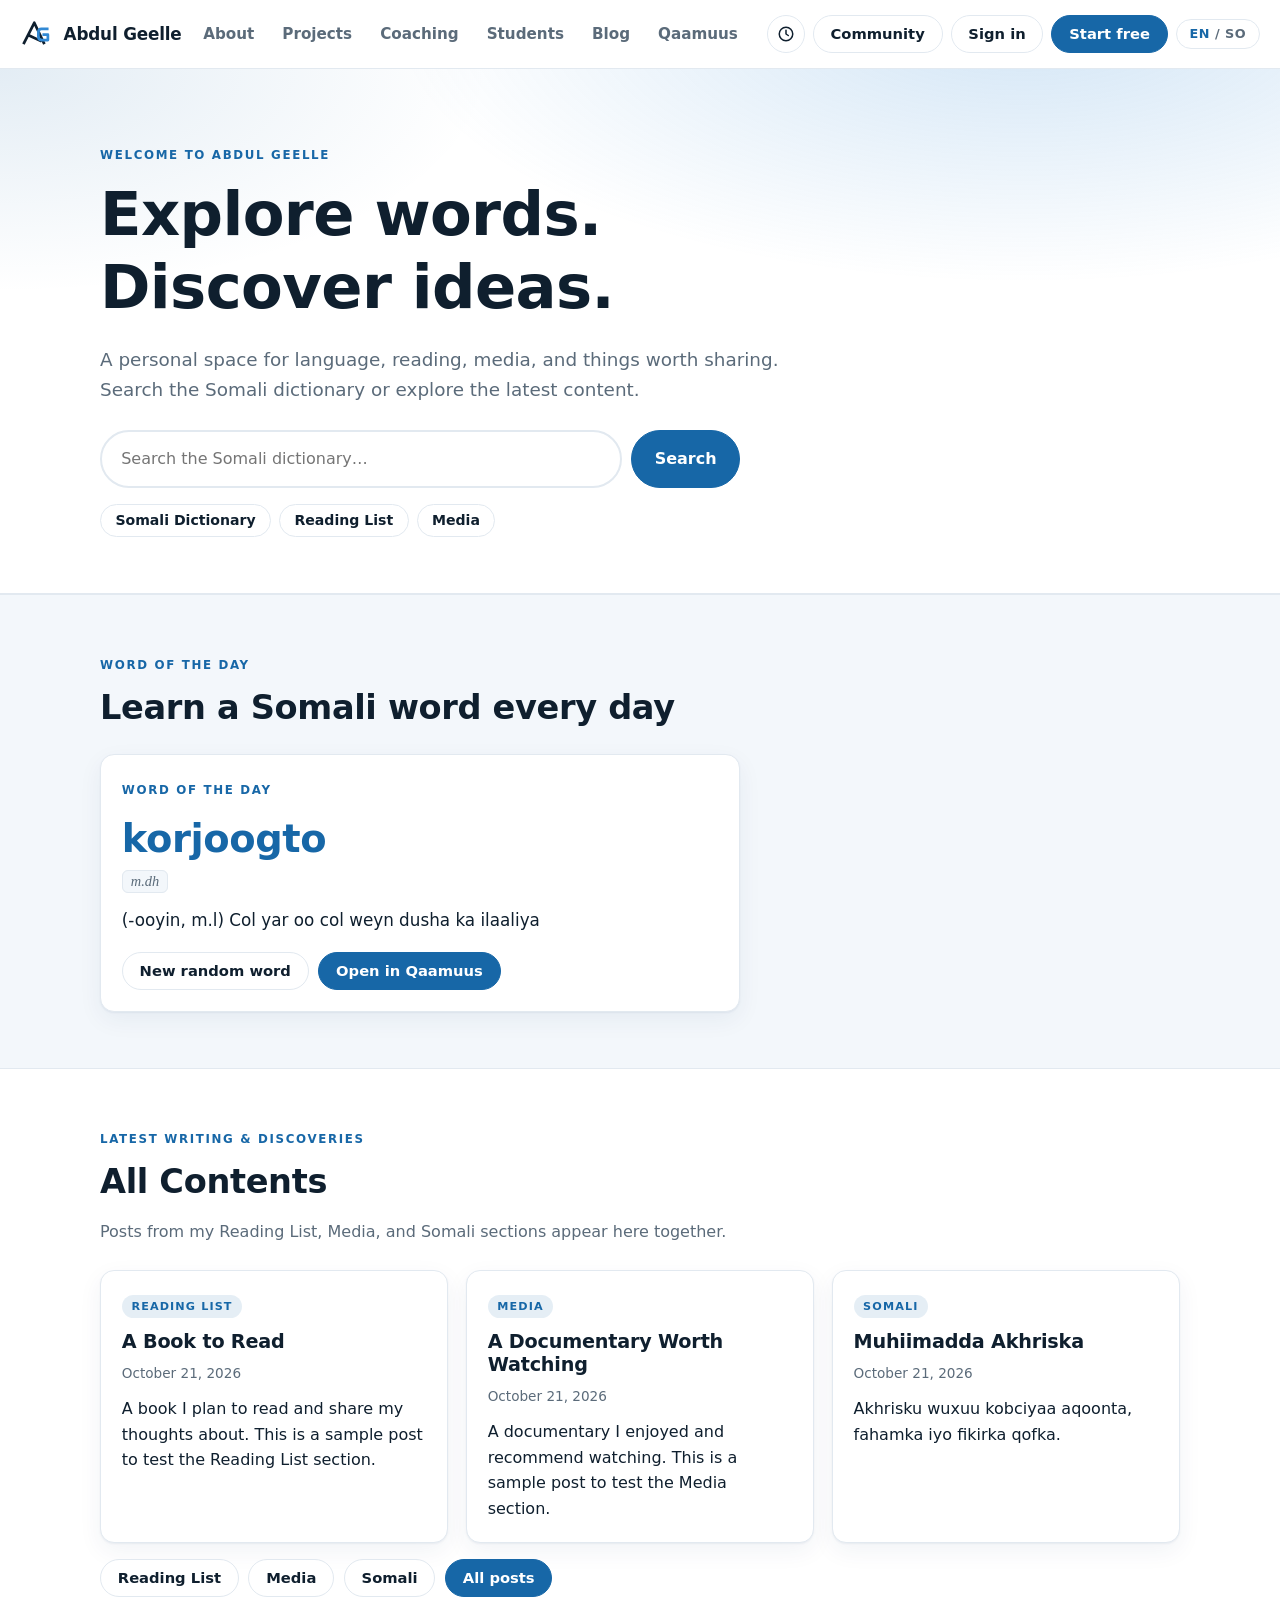
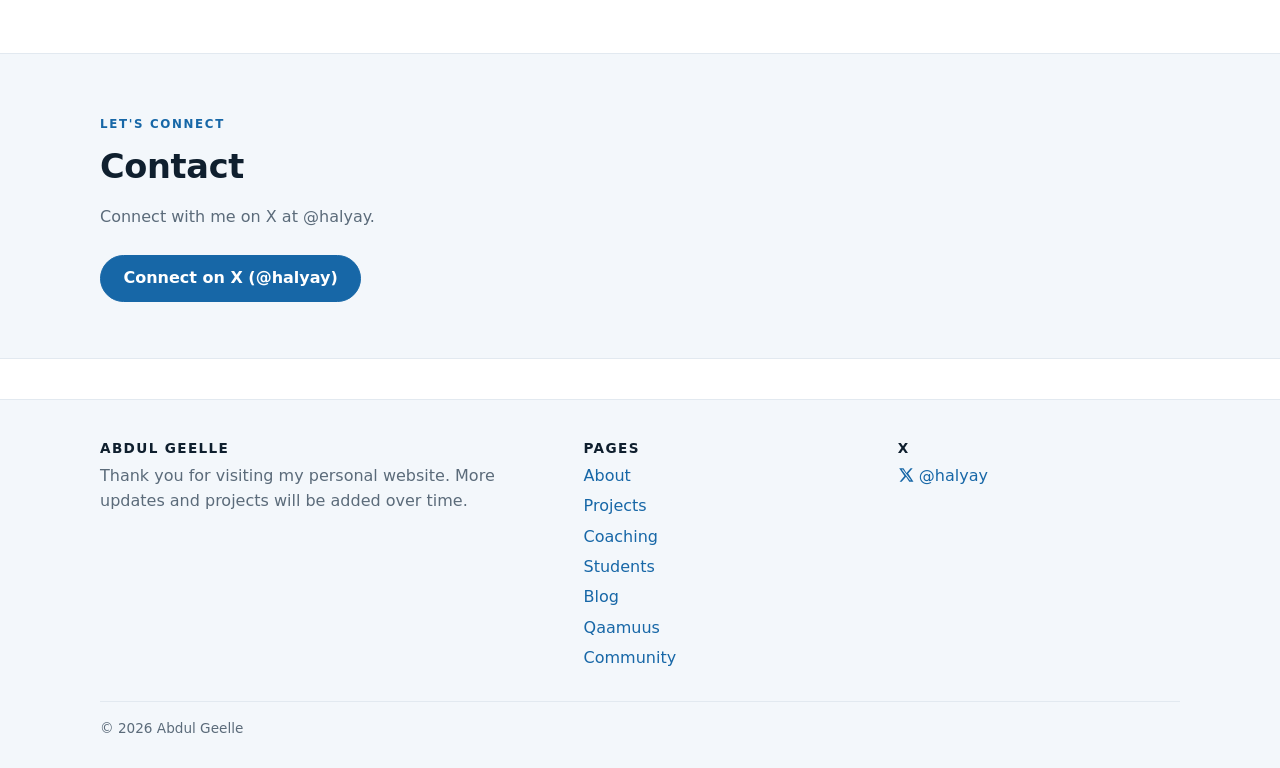
<file: index.html>
<!DOCTYPE html>
<html lang="en">
<head>
<meta charset="utf-8">
<meta name="viewport" content="width=device-width, initial-scale=1">
<title>Abdul Geelle | Personal Portfolio</title>
<meta name="ag-title-en" content="Abdul Geelle | Personal Portfolio">
<meta name="ag-title-so" content="Abdul Geelle | Boggayga gaarka ah">
<meta name="description" content="A personal space for Abdul Geelle's reading list, media interests and the Somali dictionary (Qaamuus).">
<meta name="theme-color" content="#1767a7">
<meta property="og:title" content="Abdul Geelle | Personal Portfolio">
<meta property="og:description" content="A personal space for Abdul Geelle's reading list, media interests and the Somali dictionary (Qaamuus).">
<meta property="og:type" content="website">
<link rel="icon" type="image/svg+xml" href="images/favicon.svg">
<link rel="stylesheet" href="assets/css/site.css">
</head>
<body>
<header class="site-header">
<div class="wrap bar">
<a class="brand" href="index.html" aria-label="Abdul Geelle"><svg class="mark" viewBox="0 0 100 100" aria-hidden="true"><path d="M12 76 L42 17 L70 76 M24 53 L60 70" fill="none" stroke="currentColor" stroke-width="8" stroke-linecap="square" stroke-linejoin="round"/><path d="M80 35 H63 Q54 35 54 45 V58 Q54 68 65 68 H82 V52 H70" fill="none" stroke="#3289d4" stroke-width="8" stroke-linecap="square" stroke-linejoin="round"/></svg><span>Abdul Geelle</span></a>
<button class="menu-btn" type="button" aria-expanded="false" aria-controls="site-nav" aria-label="Menu" data-so-label="Menu"><svg width="20" height="20" viewBox="0 0 24 24" fill="none" stroke="currentColor" stroke-width="2" stroke-linecap="round" aria-hidden="true"><path d="M4 7h16M4 12h16M4 17h16"/></svg></button>
<div class="nav-panel" id="site-nav">
<nav class="tabs" aria-label="Main" data-so-label="Muuqaalka ugu weyn"><a href="about.html" data-so="Ku saabsan">About</a><a href="projects.html" data-so="Mashaariic">Projects</a><a href="coaching.html" data-so="Tababar">Coaching</a><a href="students.html" data-so="Arday">Students</a><a href="blog.html" data-so="Qoraallo">Blog</a><a href="qaamuus.html" data-so="Qaamuus">Qaamuus</a></nav>
<div class="actions">
<button class="icon-btn" type="button" aria-label="Recent" data-so-label="Dhawaan" title="Soon"><svg width="18" height="18" viewBox="0 0 24 24" fill="none" stroke="currentColor" stroke-width="2" stroke-linecap="round" stroke-linejoin="round" aria-hidden="true"><circle cx="12" cy="12" r="9"/><path d="M12 7v5l3 2"/></svg></button>
<a class="btn ghost" href="community.html" data-so="Bulshada">Community</a>
<a class="btn ghost" id="nav-signin" href="login.html" data-so="Gal">Sign in</a>
<a class="btn primary" id="nav-start" href="login.html?mode=signup" data-so="Bilow bilaash">Start free</a>
<button class="lang-toggle" type="button" aria-label="Switch website language" data-so-label="Bedel luqadda website-ka"></button>
</div></div></div></header>
<main>
<section class="hero"><div class="wrap">
<span class="eyebrow" data-so="KU SOO DHAWOOW ABDUL GEELLE">WELCOME TO ABDUL GEELLE</span>
<h1 data-so="Baadh erayada.<br>Soo hel fikrado.">Explore words.<br>Discover ideas.</h1>
<p class="lead" data-so="Goob gaar ah oo loogu talagalay luqadda, akhriska, warbaahinta iyo fikradaha mudan in la wadaago. Raadi Qaamuuska Af-Soomaaliga ama sahami qoraallada cusub.">A personal space for language, reading, media, and things worth sharing. Search the Somali dictionary or explore the latest content.</p>
<form class="search" id="home-search" role="search">
<input id="home-search-input" type="search" placeholder="Search the Somali dictionary…" data-so-ph="Raadi Qaamuuska Af-Soomaaliga…" aria-label="Search the Somali dictionary" data-so-label="Raadi Qaamuuska Af-Soomaaliga" autocomplete="off">
<button class="btn primary lg" type="submit" data-so="Raadi">Search</button>
</form>
<div class="chips">
<a class="chip" href="qaamuus.html" data-so="Qaamuuska Af-Soomaaliga">Somali Dictionary</a>
<a class="chip" href="blog.html#reading-list" data-so="Liiska Akhriska">Reading List</a>
<a class="chip" href="blog.html#media" data-so="Warbaahin">Media</a>
</div>
</div></section>
<section class="section soft"><div class="wrap">
<div class="section-head"><span class="eyebrow" data-so="EREYGA MAANTA">WORD OF THE DAY</span>
<h2 data-so="Baro eray Soomaali ah maalin kasta">Learn a Somali word every day</h2></div>
<div data-wotd style="max-width:640px"></div>
</div></section>
<section class="section"><div class="wrap">
<div class="section-head"><span class="eyebrow" data-so="QORAALLO IYO HELITAAN CUSUB">LATEST WRITING &amp; DISCOVERIES</span>
<h2 data-so="Dhammaan Waxyaabaha">All Contents</h2>
<p data-so="Qoraallada Liiska Akhriska, Warbaahinta iyo Soomaalida ayaa halkan ku wada muuqda.">Posts from my Reading List, Media, and Somali sections appear here together.</p></div>
<div class="grid" data-posts="latest"><p class="empty">Loading posts…</p></div>
<div class="actions-row">
<a class="btn" href="blog.html#reading-list" data-so="Liiska Akhriska">Reading List</a>
<a class="btn" href="blog.html#media" data-so="Warbaahin">Media</a>
<a class="btn" href="blog.html#somali" data-so="Soomaali">Somali</a>
<a class="btn primary" href="blog.html" data-so="Dhammaan qoraallada">All posts</a>
</div>
</div></section>
<section class="section soft" id="contact"><div class="wrap">
<div class="section-head"><span class="eyebrow" data-so="ILA SOO XIRIIR">LET'S CONNECT</span>
<h2 data-so="Xiriir">Contact</h2>
<p data-so="I kala soo xiriir X: @halyay.">Connect with me on X at @halyay.</p></div>
<a class="btn primary lg" href="https://x.com/halyay" target="_blank" rel="noopener noreferrer" data-so="Kala xiriir X (@halyay)">Connect on X (@halyay)</a>
</div></section>
</main>
<footer class="site-footer"><div class="wrap">
<div class="foot">
<section><h3>Abdul Geelle</h3><p data-so="Waad ku mahadsan tahay booqashada boggayga. Cusboonaysiin iyo mashaariic cusub ayaa iman doona.">Thank you for visiting my personal website. More updates and projects will be added over time.</p></section>
<section><h3 data-so="Boggag">Pages</h3><ul><li><a href="about.html" data-so="Ku saabsan">About</a></li><li><a href="projects.html" data-so="Mashaariic">Projects</a></li><li><a href="coaching.html" data-so="Tababar">Coaching</a></li><li><a href="students.html" data-so="Arday">Students</a></li><li><a href="blog.html" data-so="Qoraallo">Blog</a></li><li><a href="qaamuus.html" data-so="Qaamuus">Qaamuus</a></li><li><a href="community.html" data-so="Bulshada">Community</a></li></ul></section>
<section><h3>X</h3><ul><li><a href="https://x.com/halyay" target="_blank" rel="noopener noreferrer"><svg width="1em" height="1em" viewBox="0 0 24 24" aria-hidden="true" style="vertical-align:-.125em"><path fill="currentColor" d="M18.9 2H22l-6.8 7.8L23.2 22h-6.3l-4.9-7.4L5.5 22H2.4l7.3-8.4L1.8 2h6.5l4.4 6.9L18.9 2Zm-1.1 18h1.7L7.3 3.9H5.5L17.8 20Z"/></svg> @halyay</a></li></ul></section>
</div>
<div class="copy">&copy; <span id="copyright-year">2026</span> Abdul Geelle</div>
</div></footer>
<script src="assets/js/site.js"></script>
<script src="assets/js/posts.js"></script>
<script src="assets/js/wotd.js"></script>
</body>
</html>
</file>
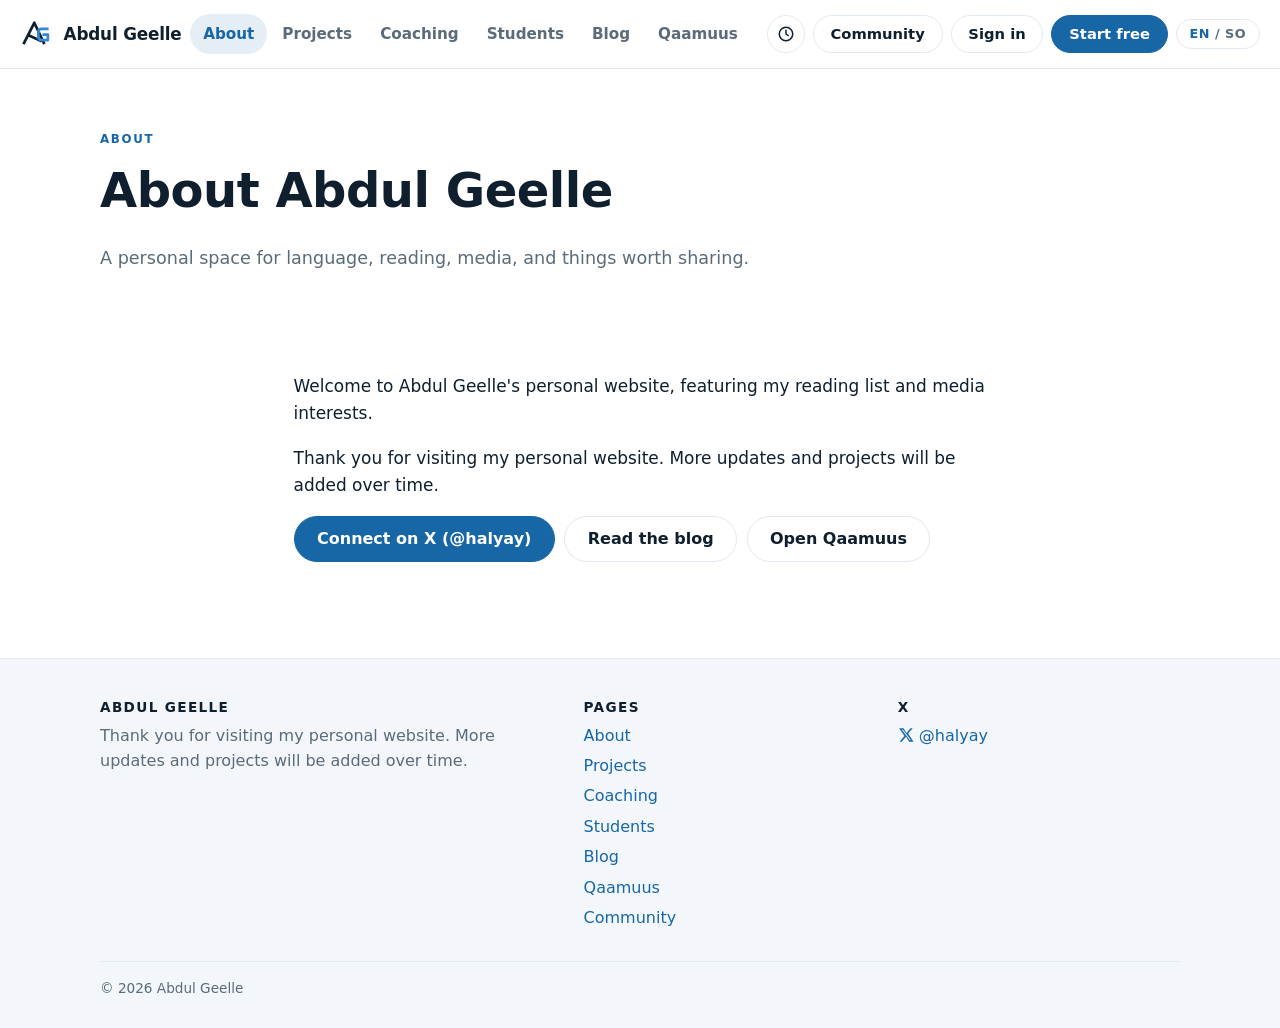
<file: about.html>
<!DOCTYPE html>
<html lang="en">
<head>
<meta charset="utf-8">
<meta name="viewport" content="width=device-width, initial-scale=1">
<title>About | Abdul Geelle</title>
<meta name="ag-title-en" content="About | Abdul Geelle">
<meta name="ag-title-so" content="Ku saabsan | Abdul Geelle">
<meta name="description" content="Welcome to Abdul Geelle's personal website, featuring my reading list and media interests.">
<meta name="theme-color" content="#1767a7">
<meta property="og:title" content="About | Abdul Geelle">
<meta property="og:description" content="Welcome to Abdul Geelle's personal website, featuring my reading list and media interests.">
<meta property="og:type" content="website">
<link rel="icon" type="image/svg+xml" href="images/favicon.svg">
<link rel="stylesheet" href="assets/css/site.css">
</head>
<body>
<header class="site-header">
<div class="wrap bar">
<a class="brand" href="index.html" aria-label="Abdul Geelle"><svg class="mark" viewBox="0 0 100 100" aria-hidden="true"><path d="M12 76 L42 17 L70 76 M24 53 L60 70" fill="none" stroke="currentColor" stroke-width="8" stroke-linecap="square" stroke-linejoin="round"/><path d="M80 35 H63 Q54 35 54 45 V58 Q54 68 65 68 H82 V52 H70" fill="none" stroke="#3289d4" stroke-width="8" stroke-linecap="square" stroke-linejoin="round"/></svg><span>Abdul Geelle</span></a>
<button class="menu-btn" type="button" aria-expanded="false" aria-controls="site-nav" aria-label="Menu" data-so-label="Menu"><svg width="20" height="20" viewBox="0 0 24 24" fill="none" stroke="currentColor" stroke-width="2" stroke-linecap="round" aria-hidden="true"><path d="M4 7h16M4 12h16M4 17h16"/></svg></button>
<div class="nav-panel" id="site-nav">
<nav class="tabs" aria-label="Main" data-so-label="Muuqaalka ugu weyn"><a href="about.html" aria-current="page" data-so="Ku saabsan">About</a><a href="projects.html" data-so="Mashaariic">Projects</a><a href="coaching.html" data-so="Tababar">Coaching</a><a href="students.html" data-so="Arday">Students</a><a href="blog.html" data-so="Qoraallo">Blog</a><a href="qaamuus.html" data-so="Qaamuus">Qaamuus</a></nav>
<div class="actions">
<button class="icon-btn" type="button" aria-label="Recent" data-so-label="Dhawaan" title="Soon"><svg width="18" height="18" viewBox="0 0 24 24" fill="none" stroke="currentColor" stroke-width="2" stroke-linecap="round" stroke-linejoin="round" aria-hidden="true"><circle cx="12" cy="12" r="9"/><path d="M12 7v5l3 2"/></svg></button>
<a class="btn ghost" href="community.html" data-so="Bulshada">Community</a>
<a class="btn ghost" id="nav-signin" href="login.html" data-so="Gal">Sign in</a>
<a class="btn primary" id="nav-start" href="login.html?mode=signup" data-so="Bilow bilaash">Start free</a>
<button class="lang-toggle" type="button" aria-label="Switch website language" data-so-label="Bedel luqadda website-ka"></button>
</div></div></div></header>
<main>
<section class="page-hero"><div class="wrap">
<span class="eyebrow" data-so="KU SAABSAN">ABOUT</span>
<h1 data-so="Ku saabsan Abdul Geelle">About Abdul Geelle</h1>
<p class="lead" data-so="Goob gaar ah oo loogu talagalay luqadda, akhriska, warbaahinta iyo fikradaha mudan in la wadaago.">A personal space for language, reading, media, and things worth sharing.</p>
</div></section>
<section class="section"><div class="wrap prose">
<p data-so="Ku soo dhawoow boggayga gaarka ah ee Abdul Geelle, kaas oo ka kooban liiskayga akhriska iyo xiisaha warbaahinta.">Welcome to Abdul Geelle's personal website, featuring my reading list and media interests.</p>
<p data-so="Waad ku mahadsan tahay booqashada boggayga. Cusboonaysiin iyo mashaariic cusub ayaa iman doona.">Thank you for visiting my personal website. More updates and projects will be added over time.</p>
<div class="actions-row"><a class="btn primary lg" href="https://x.com/halyay" target="_blank" rel="noopener noreferrer" data-so="Kala xiriir X (@halyay)">Connect on X (@halyay)</a>
<a class="btn lg" href="blog.html" data-so="Akhri qoraallada">Read the blog</a>
<a class="btn lg" href="qaamuus.html" data-so="Fur Qaamuuska">Open Qaamuus</a></div>
</div></section>
</main>
<footer class="site-footer"><div class="wrap">
<div class="foot">
<section><h3>Abdul Geelle</h3><p data-so="Waad ku mahadsan tahay booqashada boggayga. Cusboonaysiin iyo mashaariic cusub ayaa iman doona.">Thank you for visiting my personal website. More updates and projects will be added over time.</p></section>
<section><h3 data-so="Boggag">Pages</h3><ul><li><a href="about.html" data-so="Ku saabsan">About</a></li><li><a href="projects.html" data-so="Mashaariic">Projects</a></li><li><a href="coaching.html" data-so="Tababar">Coaching</a></li><li><a href="students.html" data-so="Arday">Students</a></li><li><a href="blog.html" data-so="Qoraallo">Blog</a></li><li><a href="qaamuus.html" data-so="Qaamuus">Qaamuus</a></li><li><a href="community.html" data-so="Bulshada">Community</a></li></ul></section>
<section><h3>X</h3><ul><li><a href="https://x.com/halyay" target="_blank" rel="noopener noreferrer"><svg width="1em" height="1em" viewBox="0 0 24 24" aria-hidden="true" style="vertical-align:-.125em"><path fill="currentColor" d="M18.9 2H22l-6.8 7.8L23.2 22h-6.3l-4.9-7.4L5.5 22H2.4l7.3-8.4L1.8 2h6.5l4.4 6.9L18.9 2Zm-1.1 18h1.7L7.3 3.9H5.5L17.8 20Z"/></svg> @halyay</a></li></ul></section>
</div>
<div class="copy">&copy; <span id="copyright-year">2026</span> Abdul Geelle</div>
</div></footer>
<script src="assets/js/site.js"></script>
</body>
</html>
</file>
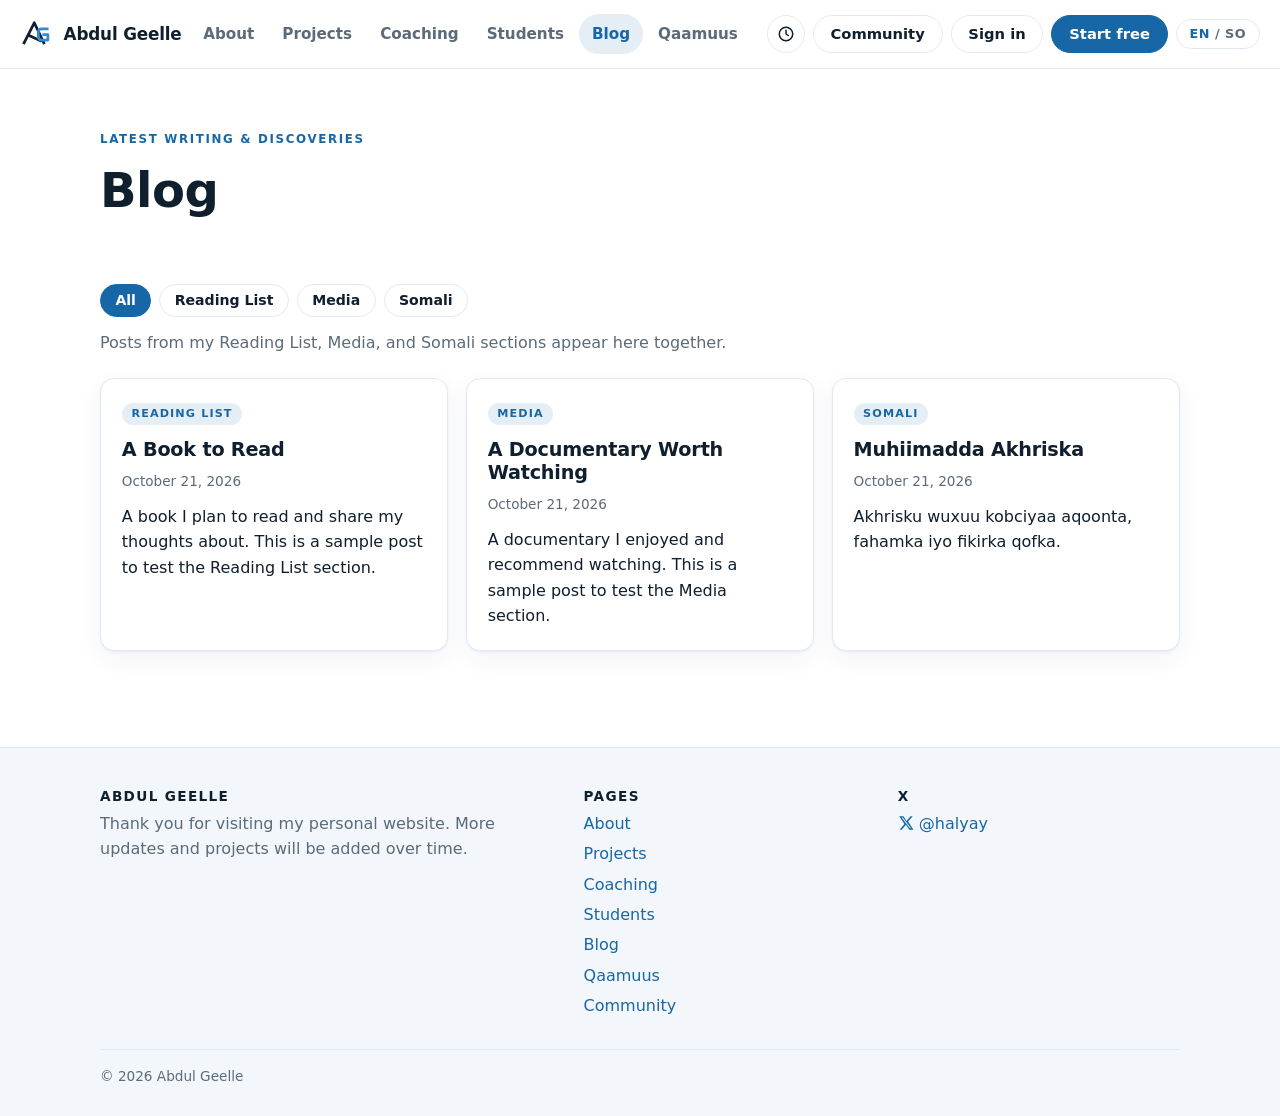
<file: blog.html>
<!DOCTYPE html>
<html lang="en">
<head>
<meta charset="utf-8">
<meta name="viewport" content="width=device-width, initial-scale=1">
<title>Blog | Abdul Geelle</title>
<meta name="ag-title-en" content="Blog | Abdul Geelle">
<meta name="ag-title-so" content="Qoraallo | Abdul Geelle">
<meta name="description" content="Reading list, media and Somali posts from Abdul Geelle.">
<meta name="theme-color" content="#1767a7">
<meta property="og:title" content="Blog | Abdul Geelle">
<meta property="og:description" content="Reading list, media and Somali posts from Abdul Geelle.">
<meta property="og:type" content="website">
<link rel="icon" type="image/svg+xml" href="images/favicon.svg">
<link rel="stylesheet" href="assets/css/site.css">
</head>
<body>
<header class="site-header">
<div class="wrap bar">
<a class="brand" href="index.html" aria-label="Abdul Geelle"><svg class="mark" viewBox="0 0 100 100" aria-hidden="true"><path d="M12 76 L42 17 L70 76 M24 53 L60 70" fill="none" stroke="currentColor" stroke-width="8" stroke-linecap="square" stroke-linejoin="round"/><path d="M80 35 H63 Q54 35 54 45 V58 Q54 68 65 68 H82 V52 H70" fill="none" stroke="#3289d4" stroke-width="8" stroke-linecap="square" stroke-linejoin="round"/></svg><span>Abdul Geelle</span></a>
<button class="menu-btn" type="button" aria-expanded="false" aria-controls="site-nav" aria-label="Menu" data-so-label="Menu"><svg width="20" height="20" viewBox="0 0 24 24" fill="none" stroke="currentColor" stroke-width="2" stroke-linecap="round" aria-hidden="true"><path d="M4 7h16M4 12h16M4 17h16"/></svg></button>
<div class="nav-panel" id="site-nav">
<nav class="tabs" aria-label="Main" data-so-label="Muuqaalka ugu weyn"><a href="about.html" data-so="Ku saabsan">About</a><a href="projects.html" data-so="Mashaariic">Projects</a><a href="coaching.html" data-so="Tababar">Coaching</a><a href="students.html" data-so="Arday">Students</a><a href="blog.html" aria-current="page" data-so="Qoraallo">Blog</a><a href="qaamuus.html" data-so="Qaamuus">Qaamuus</a></nav>
<div class="actions">
<button class="icon-btn" type="button" aria-label="Recent" data-so-label="Dhawaan" title="Soon"><svg width="18" height="18" viewBox="0 0 24 24" fill="none" stroke="currentColor" stroke-width="2" stroke-linecap="round" stroke-linejoin="round" aria-hidden="true"><circle cx="12" cy="12" r="9"/><path d="M12 7v5l3 2"/></svg></button>
<a class="btn ghost" href="community.html" data-so="Bulshada">Community</a>
<a class="btn ghost" id="nav-signin" href="login.html" data-so="Gal">Sign in</a>
<a class="btn primary" id="nav-start" href="login.html?mode=signup" data-so="Bilow bilaash">Start free</a>
<button class="lang-toggle" type="button" aria-label="Switch website language" data-so-label="Bedel luqadda website-ka"></button>
</div></div></div></header>
<main>
<section class="page-hero"><div class="wrap">
<span class="eyebrow" data-so="QORAALLO IYO HELITAAN CUSUB">LATEST WRITING &amp; DISCOVERIES</span>
<h1 data-so="Qoraallo">Blog</h1>
</div></section>
<section class="section" style="padding-top:12px"><div class="wrap">
<div class="filters" id="blog-filters" role="group" aria-label="Filter posts" data-so-label="Sifee qoraallada"></div>
<p class="filter-desc" id="blog-desc" aria-live="polite"></p>
<div class="grid" data-posts="blog"><p class="empty">Loading posts…</p></div>
</div></section>
</main>
<footer class="site-footer"><div class="wrap">
<div class="foot">
<section><h3>Abdul Geelle</h3><p data-so="Waad ku mahadsan tahay booqashada boggayga. Cusboonaysiin iyo mashaariic cusub ayaa iman doona.">Thank you for visiting my personal website. More updates and projects will be added over time.</p></section>
<section><h3 data-so="Boggag">Pages</h3><ul><li><a href="about.html" data-so="Ku saabsan">About</a></li><li><a href="projects.html" data-so="Mashaariic">Projects</a></li><li><a href="coaching.html" data-so="Tababar">Coaching</a></li><li><a href="students.html" data-so="Arday">Students</a></li><li><a href="blog.html" data-so="Qoraallo">Blog</a></li><li><a href="qaamuus.html" data-so="Qaamuus">Qaamuus</a></li><li><a href="community.html" data-so="Bulshada">Community</a></li></ul></section>
<section><h3>X</h3><ul><li><a href="https://x.com/halyay" target="_blank" rel="noopener noreferrer"><svg width="1em" height="1em" viewBox="0 0 24 24" aria-hidden="true" style="vertical-align:-.125em"><path fill="currentColor" d="M18.9 2H22l-6.8 7.8L23.2 22h-6.3l-4.9-7.4L5.5 22H2.4l7.3-8.4L1.8 2h6.5l4.4 6.9L18.9 2Zm-1.1 18h1.7L7.3 3.9H5.5L17.8 20Z"/></svg> @halyay</a></li></ul></section>
</div>
<div class="copy">&copy; <span id="copyright-year">2026</span> Abdul Geelle</div>
</div></footer>
<script src="assets/js/site.js"></script>
<script src="assets/js/posts.js"></script>
</body>
</html>
</file>
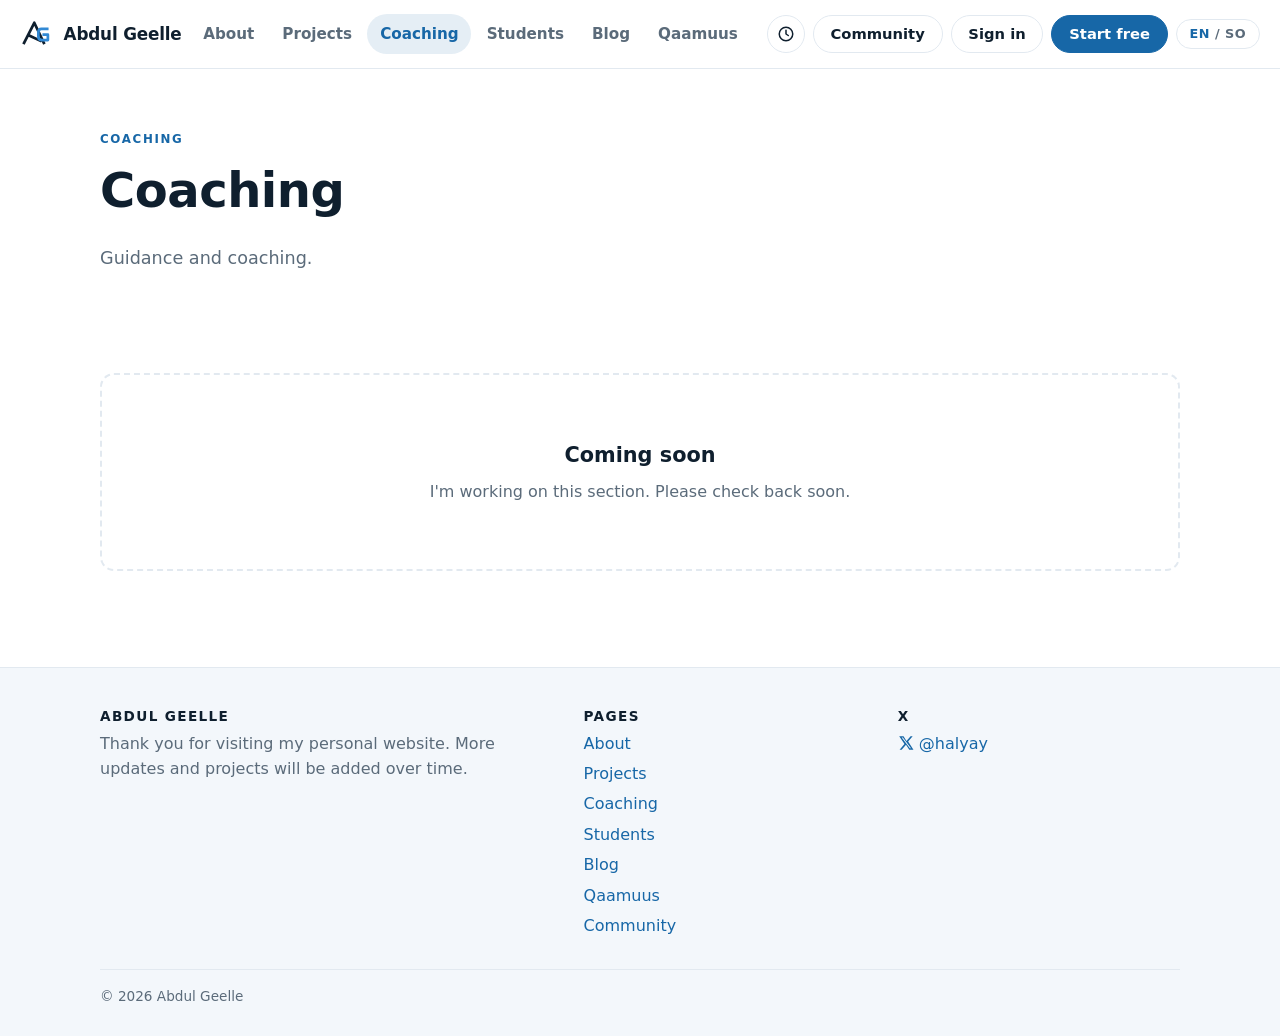
<file: coaching.html>
<!DOCTYPE html>
<html lang="en">
<head>
<meta charset="utf-8">
<meta name="viewport" content="width=device-width, initial-scale=1">
<title>Coaching | Abdul Geelle</title>
<meta name="ag-title-en" content="Coaching | Abdul Geelle">
<meta name="ag-title-so" content="Tababar | Abdul Geelle">
<meta name="description" content="Coaching with Abdul Geelle.">
<meta name="theme-color" content="#1767a7">
<meta property="og:title" content="Coaching | Abdul Geelle">
<meta property="og:description" content="Coaching with Abdul Geelle.">
<meta property="og:type" content="website">
<link rel="icon" type="image/svg+xml" href="images/favicon.svg">
<link rel="stylesheet" href="assets/css/site.css">
</head>
<body>
<header class="site-header">
<div class="wrap bar">
<a class="brand" href="index.html" aria-label="Abdul Geelle"><svg class="mark" viewBox="0 0 100 100" aria-hidden="true"><path d="M12 76 L42 17 L70 76 M24 53 L60 70" fill="none" stroke="currentColor" stroke-width="8" stroke-linecap="square" stroke-linejoin="round"/><path d="M80 35 H63 Q54 35 54 45 V58 Q54 68 65 68 H82 V52 H70" fill="none" stroke="#3289d4" stroke-width="8" stroke-linecap="square" stroke-linejoin="round"/></svg><span>Abdul Geelle</span></a>
<button class="menu-btn" type="button" aria-expanded="false" aria-controls="site-nav" aria-label="Menu" data-so-label="Menu"><svg width="20" height="20" viewBox="0 0 24 24" fill="none" stroke="currentColor" stroke-width="2" stroke-linecap="round" aria-hidden="true"><path d="M4 7h16M4 12h16M4 17h16"/></svg></button>
<div class="nav-panel" id="site-nav">
<nav class="tabs" aria-label="Main" data-so-label="Muuqaalka ugu weyn"><a href="about.html" data-so="Ku saabsan">About</a><a href="projects.html" data-so="Mashaariic">Projects</a><a href="coaching.html" aria-current="page" data-so="Tababar">Coaching</a><a href="students.html" data-so="Arday">Students</a><a href="blog.html" data-so="Qoraallo">Blog</a><a href="qaamuus.html" data-so="Qaamuus">Qaamuus</a></nav>
<div class="actions">
<button class="icon-btn" type="button" aria-label="Recent" data-so-label="Dhawaan" title="Soon"><svg width="18" height="18" viewBox="0 0 24 24" fill="none" stroke="currentColor" stroke-width="2" stroke-linecap="round" stroke-linejoin="round" aria-hidden="true"><circle cx="12" cy="12" r="9"/><path d="M12 7v5l3 2"/></svg></button>
<a class="btn ghost" href="community.html" data-so="Bulshada">Community</a>
<a class="btn ghost" id="nav-signin" href="login.html" data-so="Gal">Sign in</a>
<a class="btn primary" id="nav-start" href="login.html?mode=signup" data-so="Bilow bilaash">Start free</a>
<button class="lang-toggle" type="button" aria-label="Switch website language" data-so-label="Bedel luqadda website-ka"></button>
</div></div></div></header>
<main>
<section class="page-hero"><div class="wrap">
<span class="eyebrow" data-so="TABABAR">COACHING</span>
<h1 data-so="Tababar">Coaching</h1>
<p class="lead" data-so="Hagitaan iyo tababar.">Guidance and coaching.</p>
</div></section>
<section class="section"><div class="wrap">
<div class="soon"><strong data-so="Dhawaan ayuu imaanayaa">Coming soon</strong>
<span data-so="Qaybtan ayaan ka shaqaynayaa. Fadlan dhawaan dib u soo eeg.">I'm working on this section. Please check back soon.</span></div>
</div></section>
</main>
<footer class="site-footer"><div class="wrap">
<div class="foot">
<section><h3>Abdul Geelle</h3><p data-so="Waad ku mahadsan tahay booqashada boggayga. Cusboonaysiin iyo mashaariic cusub ayaa iman doona.">Thank you for visiting my personal website. More updates and projects will be added over time.</p></section>
<section><h3 data-so="Boggag">Pages</h3><ul><li><a href="about.html" data-so="Ku saabsan">About</a></li><li><a href="projects.html" data-so="Mashaariic">Projects</a></li><li><a href="coaching.html" data-so="Tababar">Coaching</a></li><li><a href="students.html" data-so="Arday">Students</a></li><li><a href="blog.html" data-so="Qoraallo">Blog</a></li><li><a href="qaamuus.html" data-so="Qaamuus">Qaamuus</a></li><li><a href="community.html" data-so="Bulshada">Community</a></li></ul></section>
<section><h3>X</h3><ul><li><a href="https://x.com/halyay" target="_blank" rel="noopener noreferrer"><svg width="1em" height="1em" viewBox="0 0 24 24" aria-hidden="true" style="vertical-align:-.125em"><path fill="currentColor" d="M18.9 2H22l-6.8 7.8L23.2 22h-6.3l-4.9-7.4L5.5 22H2.4l7.3-8.4L1.8 2h6.5l4.4 6.9L18.9 2Zm-1.1 18h1.7L7.3 3.9H5.5L17.8 20Z"/></svg> @halyay</a></li></ul></section>
</div>
<div class="copy">&copy; <span id="copyright-year">2026</span> Abdul Geelle</div>
</div></footer>
<script src="assets/js/site.js"></script>
</body>
</html>
</file>
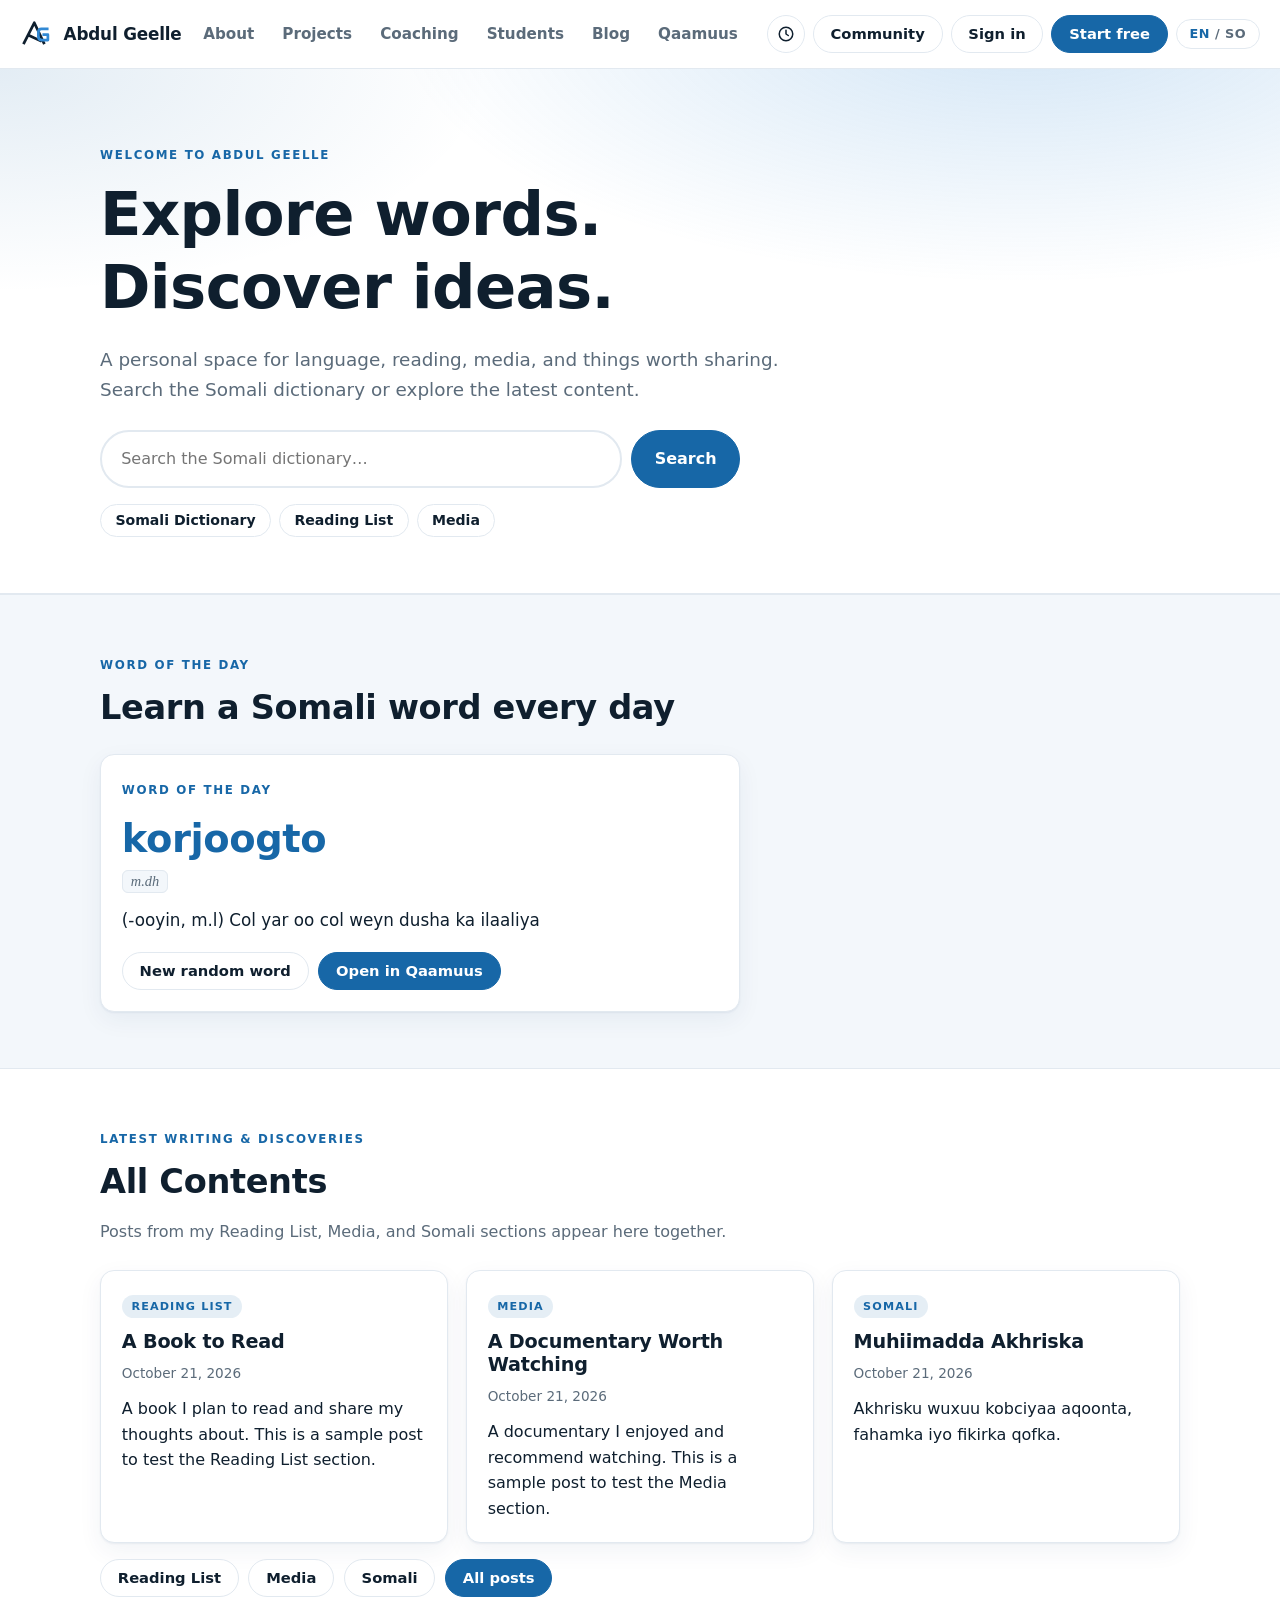
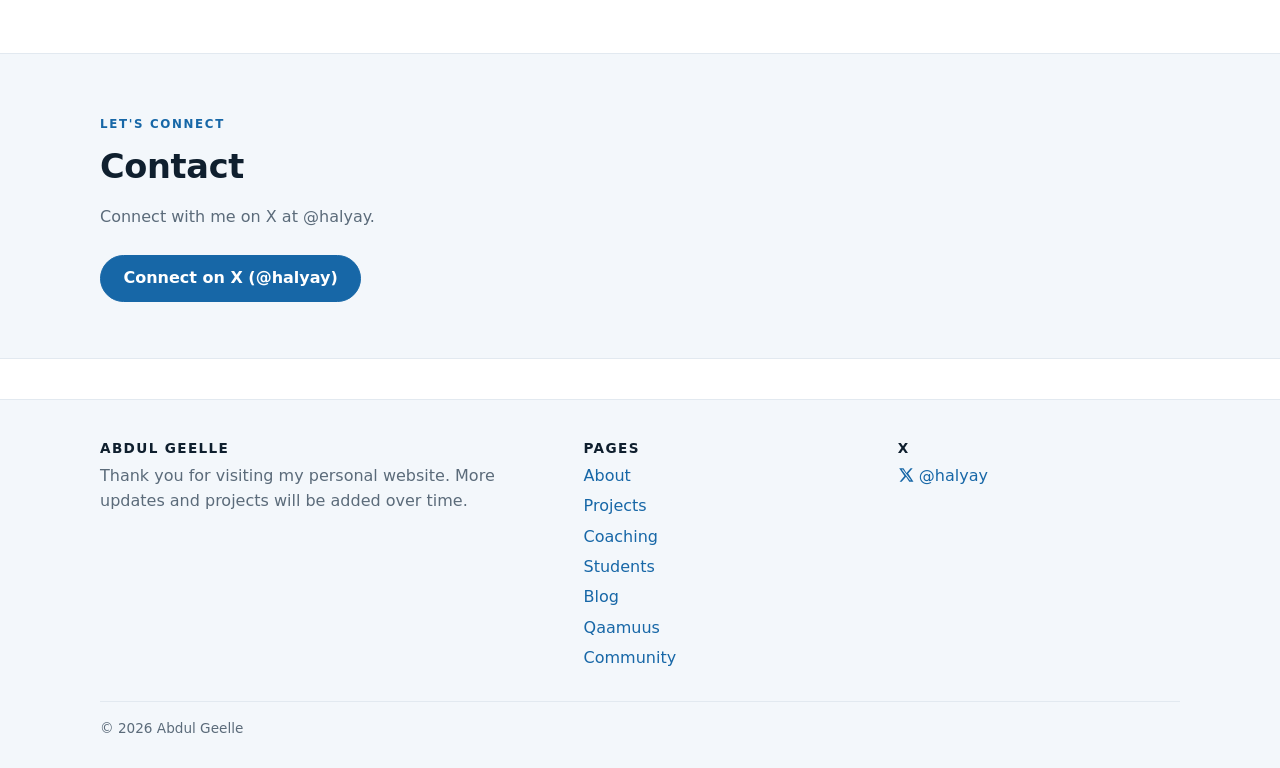
<file: elements.html>
<!DOCTYPE html>
<html lang="en">
<head>
    <meta charset="utf-8">
    <meta name="viewport" content="width=device-width, initial-scale=1">
    <meta name="robots" content="noindex">
    <meta http-equiv="refresh" content="0; url=index.html">
    <title>Abdul Geelle | Redirecting</title>
    <link rel="canonical" href="index.html">
    <script>window.location.replace("index.html");</script>
</head>
<body>
    <p>This template reference page is no longer used. <a href="index.html">Visit Abdul Geelle's homepage</a>.</p>
</body>
</html>
</file>
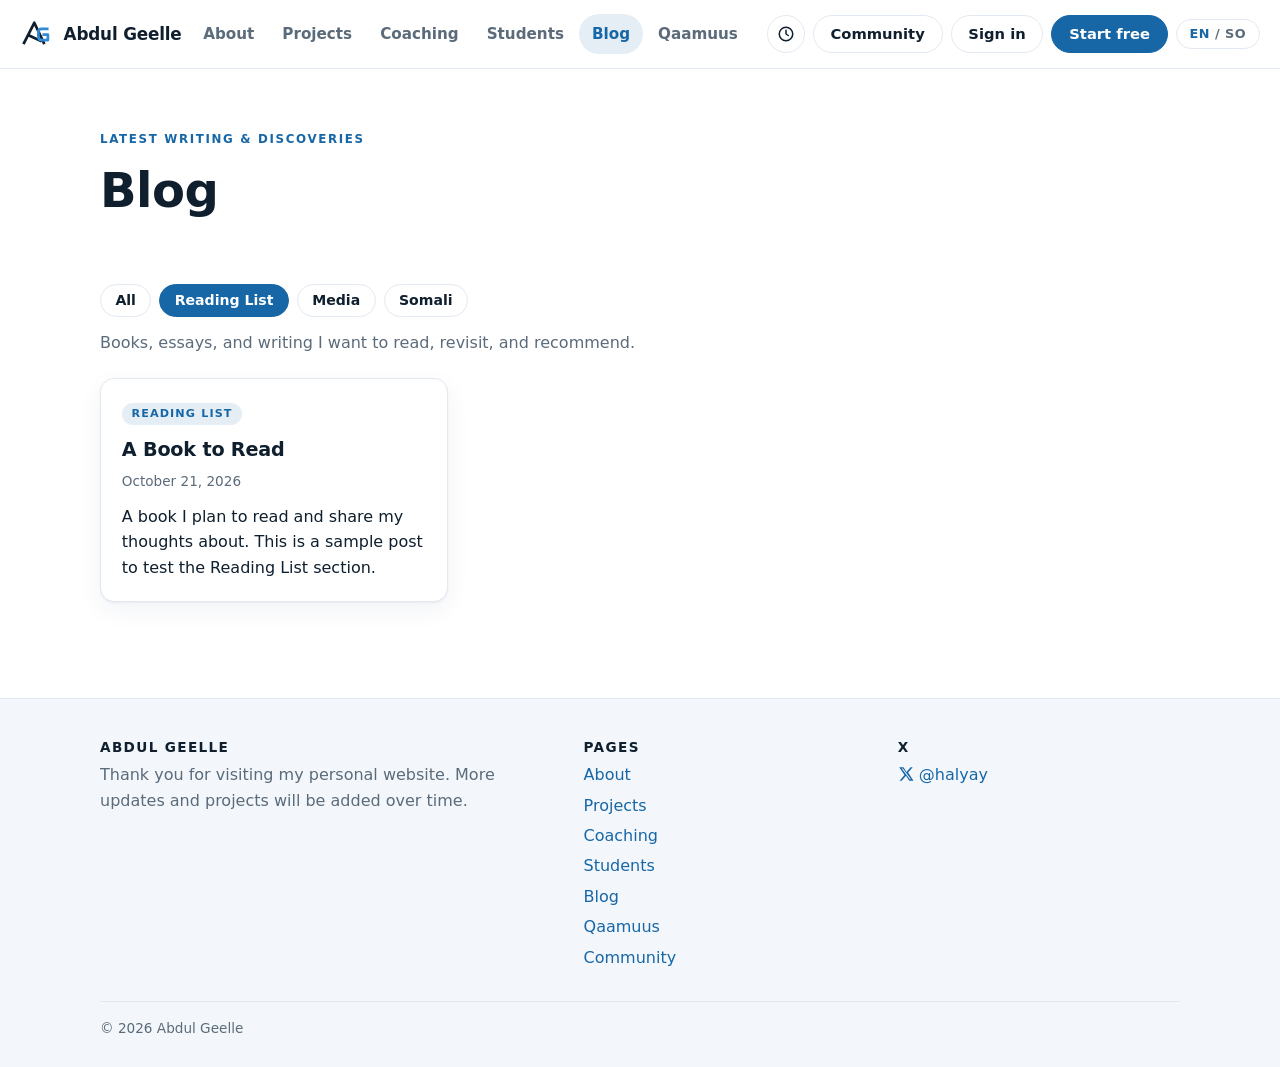
<file: generic.html>
<!DOCTYPE html>
<html lang="en"><head><meta charset="utf-8"><meta name="viewport" content="width=device-width, initial-scale=1">
<meta name="robots" content="noindex"><meta http-equiv="refresh" content="0; url=blog.html#reading-list">
<link rel="canonical" href="blog.html"><title>Abdul Geelle | Redirecting</title>
<script>location.replace("blog.html"+location.search+(location.hash||"#reading-list"));</script></head>
<body><p>This page moved. <a href="blog.html#reading-list">Continue</a>.</p></body></html>
</file>
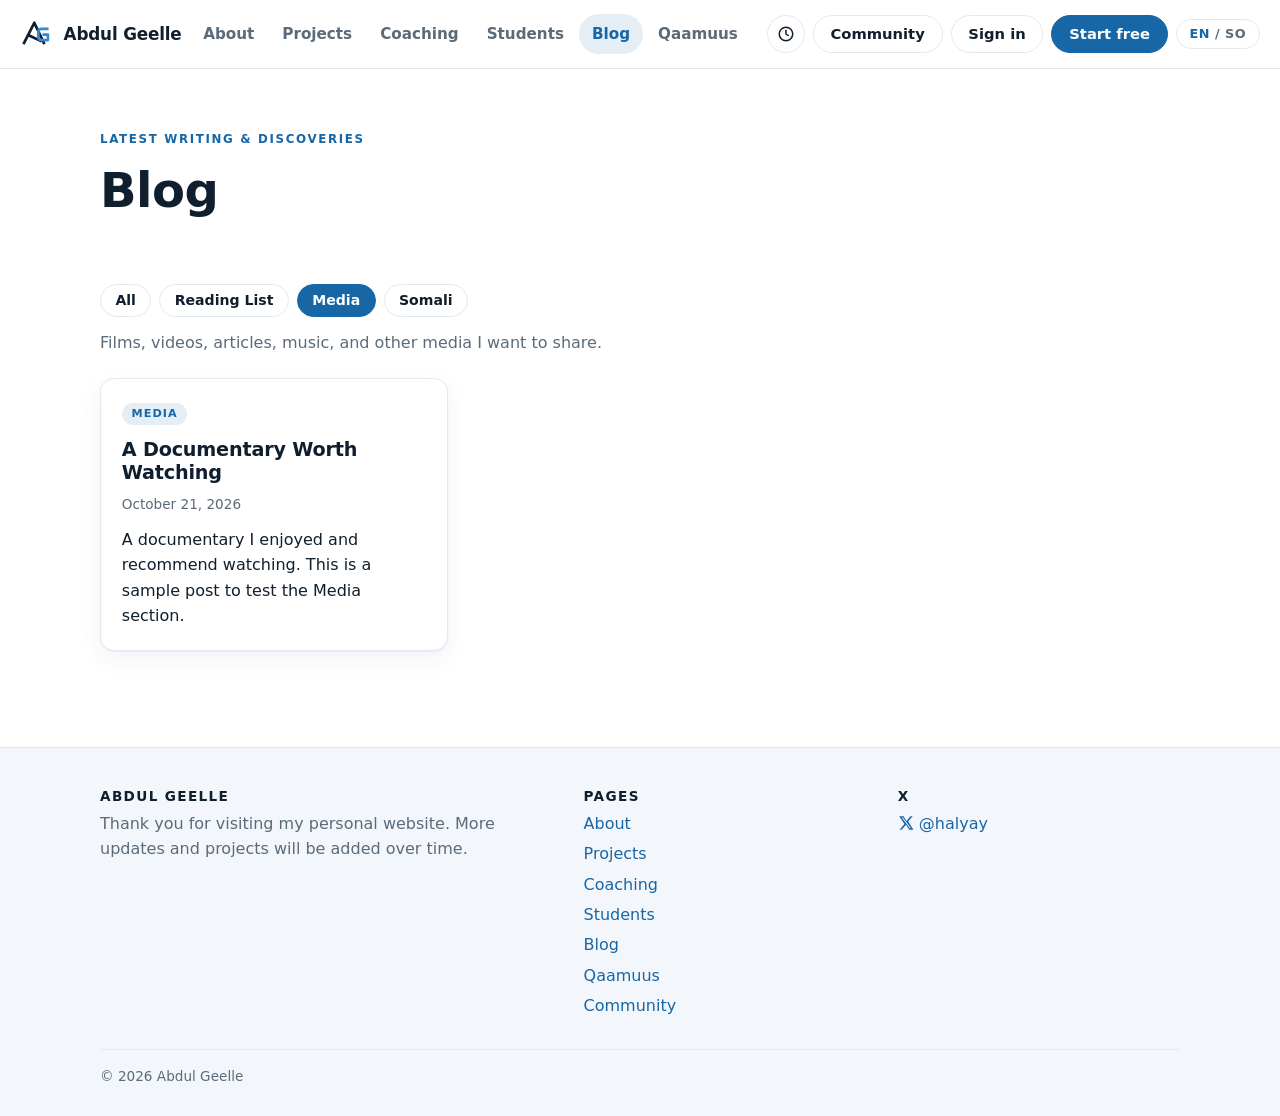
<file: media.html>
<!DOCTYPE html>
<html lang="en"><head><meta charset="utf-8"><meta name="viewport" content="width=device-width, initial-scale=1">
<meta name="robots" content="noindex"><meta http-equiv="refresh" content="0; url=blog.html#media">
<link rel="canonical" href="blog.html"><title>Abdul Geelle | Redirecting</title>
<script>location.replace("blog.html"+location.search+(location.hash||"#media"));</script></head>
<body><p>This page moved. <a href="blog.html#media">Continue</a>.</p></body></html>
</file>
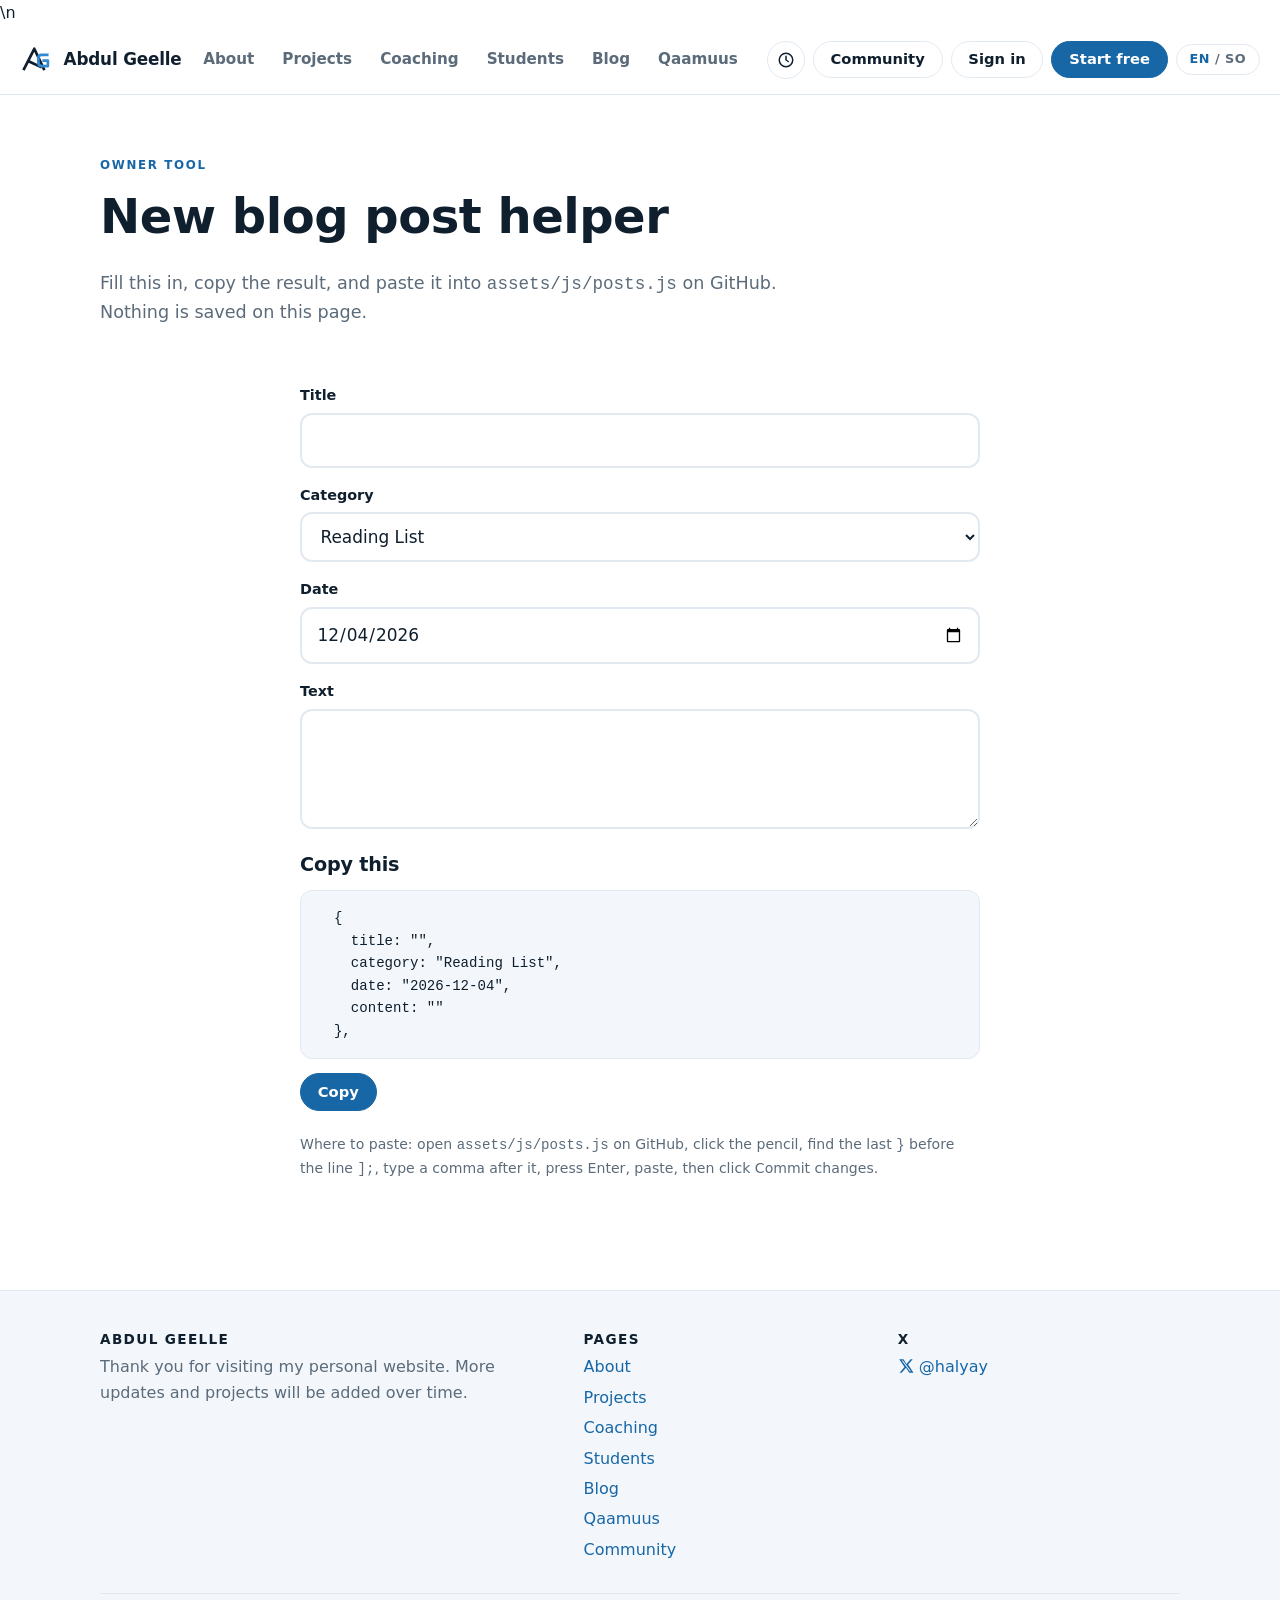
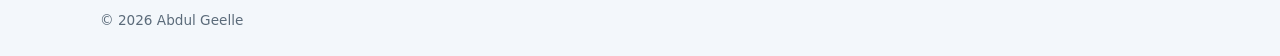
<file: new-post.html>
<!DOCTYPE html>
<html lang="en">
<head>
<meta charset="utf-8">
<meta name="viewport" content="width=device-width, initial-scale=1">
<title>New post helper | Abdul Geelle</title>
<meta name="ag-title-en" content="New post helper | Abdul Geelle">
<meta name="ag-title-so" content="New post helper | Abdul Geelle">
<meta name="description" content="Owner tool for writing blog posts.">
<meta name="theme-color" content="#1767a7">
<meta property="og:title" content="New post helper | Abdul Geelle">
<meta property="og:description" content="Owner tool for writing blog posts.">
<meta property="og:type" content="website">
<link rel="icon" type="image/svg+xml" href="images/favicon.svg">
<link rel="stylesheet" href="assets/css/site.css">
<meta name="robots" content="noindex">\n</head>
<body>
<header class="site-header">
<div class="wrap bar">
<a class="brand" href="index.html" aria-label="Abdul Geelle"><svg class="mark" viewBox="0 0 100 100" aria-hidden="true"><path d="M12 76 L42 17 L70 76 M24 53 L60 70" fill="none" stroke="currentColor" stroke-width="8" stroke-linecap="square" stroke-linejoin="round"/><path d="M80 35 H63 Q54 35 54 45 V58 Q54 68 65 68 H82 V52 H70" fill="none" stroke="#3289d4" stroke-width="8" stroke-linecap="square" stroke-linejoin="round"/></svg><span>Abdul Geelle</span></a>
<button class="menu-btn" type="button" aria-expanded="false" aria-controls="site-nav" aria-label="Menu" data-so-label="Menu"><svg width="20" height="20" viewBox="0 0 24 24" fill="none" stroke="currentColor" stroke-width="2" stroke-linecap="round" aria-hidden="true"><path d="M4 7h16M4 12h16M4 17h16"/></svg></button>
<div class="nav-panel" id="site-nav">
<nav class="tabs" aria-label="Main" data-so-label="Muuqaalka ugu weyn"><a href="about.html" data-so="Ku saabsan">About</a><a href="projects.html" data-so="Mashaariic">Projects</a><a href="coaching.html" data-so="Tababar">Coaching</a><a href="students.html" data-so="Arday">Students</a><a href="blog.html" data-so="Qoraallo">Blog</a><a href="qaamuus.html" data-so="Qaamuus">Qaamuus</a></nav>
<div class="actions">
<button class="icon-btn" type="button" aria-label="Recent" data-so-label="Dhawaan" title="Soon"><svg width="18" height="18" viewBox="0 0 24 24" fill="none" stroke="currentColor" stroke-width="2" stroke-linecap="round" stroke-linejoin="round" aria-hidden="true"><circle cx="12" cy="12" r="9"/><path d="M12 7v5l3 2"/></svg></button>
<a class="btn ghost" href="community.html" data-so="Bulshada">Community</a>
<a class="btn ghost" id="nav-signin" href="login.html" data-so="Gal">Sign in</a>
<a class="btn primary" id="nav-start" href="login.html?mode=signup" data-so="Bilow bilaash">Start free</a>
<button class="lang-toggle" type="button" aria-label="Switch website language" data-so-label="Bedel luqadda website-ka"></button>
</div></div></div></header>
<main>
<section class="page-hero"><div class="wrap">
<span class="eyebrow">OWNER TOOL</span>
<h1>New blog post helper</h1>
<p class="lead">Fill this in, copy the result, and paste it into <code>assets/js/posts.js</code> on GitHub. Nothing is saved on this page.</p>
</div></section>
<section class="section" style="padding-top:12px"><div class="wrap prose" style="max-width:720px">
<div class="field"><label for="np-title">Title</label><input id="np-title" type="text"></div>
<div class="field"><label for="np-cat">Category</label><select id="np-cat"><option>Reading List</option><option>Media</option><option>Somali</option></select></div>
<div class="field"><label for="np-date">Date</label><input id="np-date" type="date"></div>
<div class="field"><label for="np-body">Text</label><textarea id="np-body"></textarea></div>
<h2 style="font-size:1.2rem">Copy this</h2>
<pre class="snippet" id="np-out"></pre>
<div class="actions-row" style="margin-top:.6rem"><button type="button" class="btn primary" id="np-copy">Copy</button><span class="muted" id="np-ok"></span></div>
<p class="muted" style="margin-top:1.4rem">Where to paste: open <code>assets/js/posts.js</code> on GitHub, click the pencil, find the last <code>}</code> before the line <code>];</code>, type a comma after it, press Enter, paste, then click Commit changes.</p>
</div></section>
</main>
<footer class="site-footer"><div class="wrap">
<div class="foot">
<section><h3>Abdul Geelle</h3><p data-so="Waad ku mahadsan tahay booqashada boggayga. Cusboonaysiin iyo mashaariic cusub ayaa iman doona.">Thank you for visiting my personal website. More updates and projects will be added over time.</p></section>
<section><h3 data-so="Boggag">Pages</h3><ul><li><a href="about.html" data-so="Ku saabsan">About</a></li><li><a href="projects.html" data-so="Mashaariic">Projects</a></li><li><a href="coaching.html" data-so="Tababar">Coaching</a></li><li><a href="students.html" data-so="Arday">Students</a></li><li><a href="blog.html" data-so="Qoraallo">Blog</a></li><li><a href="qaamuus.html" data-so="Qaamuus">Qaamuus</a></li><li><a href="community.html" data-so="Bulshada">Community</a></li></ul></section>
<section><h3>X</h3><ul><li><a href="https://x.com/halyay" target="_blank" rel="noopener noreferrer"><svg width="1em" height="1em" viewBox="0 0 24 24" aria-hidden="true" style="vertical-align:-.125em"><path fill="currentColor" d="M18.9 2H22l-6.8 7.8L23.2 22h-6.3l-4.9-7.4L5.5 22H2.4l7.3-8.4L1.8 2h6.5l4.4 6.9L18.9 2Zm-1.1 18h1.7L7.3 3.9H5.5L17.8 20Z"/></svg> @halyay</a></li></ul></section>
</div>
<div class="copy">&copy; <span id="copyright-year">2026</span> Abdul Geelle</div>
</div></footer>
<script src="assets/js/site.js"></script>
<script>
(function(){
var t=document.getElementById('np-title'),c=document.getElementById('np-cat'),d=document.getElementById('np-date'),b=document.getElementById('np-body'),o=document.getElementById('np-out');
var n=new Date();d.value=n.getFullYear()+'-'+String(n.getMonth()+1).padStart(2,'0')+'-'+String(n.getDate()).padStart(2,'0');
function r(){o.textContent='  {\n    title: '+JSON.stringify(t.value)+',\n    category: '+JSON.stringify(c.value)+',\n    date: '+JSON.stringify(d.value)+',\n    content: '+JSON.stringify(b.value)+'\n  },';}
[t,c,d,b].forEach(function(e){e.addEventListener('input',r);e.addEventListener('change',r);});r();
document.getElementById('np-copy').addEventListener('click',function(){var ok=document.getElementById('np-ok');
(navigator.clipboard?navigator.clipboard.writeText(o.textContent):Promise.reject()).then(function(){ok.textContent='Copied!';},function(){var s=window.getSelection(),g=document.createRange();g.selectNodeContents(o);s.removeAllRanges();s.addRange(g);ok.textContent='Selected. Press Ctrl+C (or Copy on your phone).';});});
})();
</script>
</body>
</html>
</file>
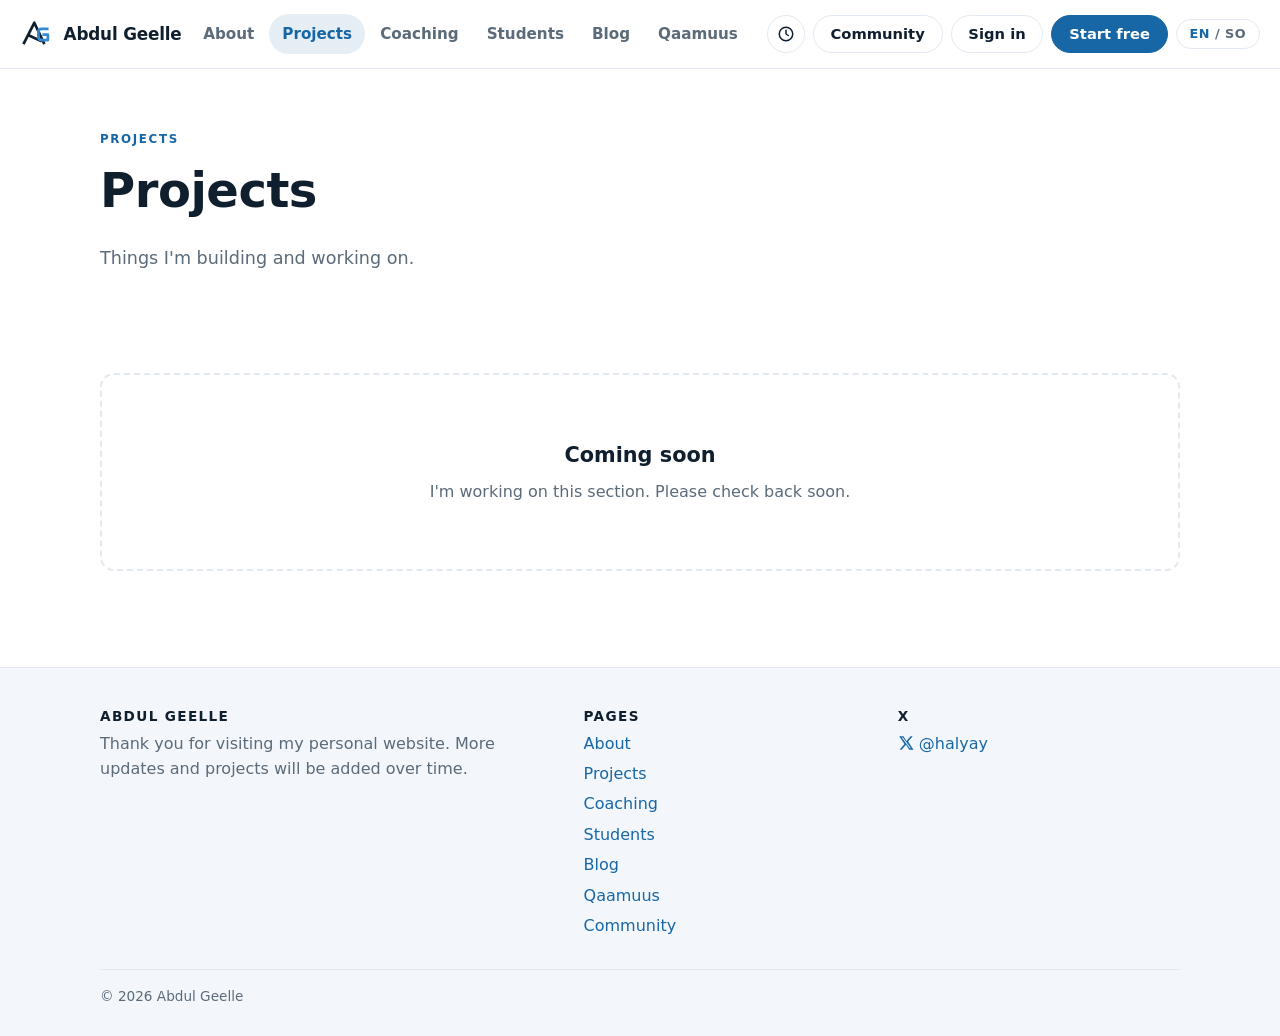
<file: projects.html>
<!DOCTYPE html>
<html lang="en">
<head>
<meta charset="utf-8">
<meta name="viewport" content="width=device-width, initial-scale=1">
<title>Projects | Abdul Geelle</title>
<meta name="ag-title-en" content="Projects | Abdul Geelle">
<meta name="ag-title-so" content="Mashaariic | Abdul Geelle">
<meta name="description" content="Projects by Abdul Geelle.">
<meta name="theme-color" content="#1767a7">
<meta property="og:title" content="Projects | Abdul Geelle">
<meta property="og:description" content="Projects by Abdul Geelle.">
<meta property="og:type" content="website">
<link rel="icon" type="image/svg+xml" href="images/favicon.svg">
<link rel="stylesheet" href="assets/css/site.css">
</head>
<body>
<header class="site-header">
<div class="wrap bar">
<a class="brand" href="index.html" aria-label="Abdul Geelle"><svg class="mark" viewBox="0 0 100 100" aria-hidden="true"><path d="M12 76 L42 17 L70 76 M24 53 L60 70" fill="none" stroke="currentColor" stroke-width="8" stroke-linecap="square" stroke-linejoin="round"/><path d="M80 35 H63 Q54 35 54 45 V58 Q54 68 65 68 H82 V52 H70" fill="none" stroke="#3289d4" stroke-width="8" stroke-linecap="square" stroke-linejoin="round"/></svg><span>Abdul Geelle</span></a>
<button class="menu-btn" type="button" aria-expanded="false" aria-controls="site-nav" aria-label="Menu" data-so-label="Menu"><svg width="20" height="20" viewBox="0 0 24 24" fill="none" stroke="currentColor" stroke-width="2" stroke-linecap="round" aria-hidden="true"><path d="M4 7h16M4 12h16M4 17h16"/></svg></button>
<div class="nav-panel" id="site-nav">
<nav class="tabs" aria-label="Main" data-so-label="Muuqaalka ugu weyn"><a href="about.html" data-so="Ku saabsan">About</a><a href="projects.html" aria-current="page" data-so="Mashaariic">Projects</a><a href="coaching.html" data-so="Tababar">Coaching</a><a href="students.html" data-so="Arday">Students</a><a href="blog.html" data-so="Qoraallo">Blog</a><a href="qaamuus.html" data-so="Qaamuus">Qaamuus</a></nav>
<div class="actions">
<button class="icon-btn" type="button" aria-label="Recent" data-so-label="Dhawaan" title="Soon"><svg width="18" height="18" viewBox="0 0 24 24" fill="none" stroke="currentColor" stroke-width="2" stroke-linecap="round" stroke-linejoin="round" aria-hidden="true"><circle cx="12" cy="12" r="9"/><path d="M12 7v5l3 2"/></svg></button>
<a class="btn ghost" href="community.html" data-so="Bulshada">Community</a>
<a class="btn ghost" id="nav-signin" href="login.html" data-so="Gal">Sign in</a>
<a class="btn primary" id="nav-start" href="login.html?mode=signup" data-so="Bilow bilaash">Start free</a>
<button class="lang-toggle" type="button" aria-label="Switch website language" data-so-label="Bedel luqadda website-ka"></button>
</div></div></div></header>
<main>
<section class="page-hero"><div class="wrap">
<span class="eyebrow" data-so="MASHAARIIC">PROJECTS</span>
<h1 data-so="Mashaariic">Projects</h1>
<p class="lead" data-so="Waxyaabaha aan dhisayo oo aan ka shaqaynayo.">Things I'm building and working on.</p>
</div></section>
<section class="section"><div class="wrap">
<div class="soon"><strong data-so="Dhawaan ayuu imaanayaa">Coming soon</strong>
<span data-so="Qaybtan ayaan ka shaqaynayaa. Fadlan dhawaan dib u soo eeg.">I'm working on this section. Please check back soon.</span></div>
</div></section>
</main>
<footer class="site-footer"><div class="wrap">
<div class="foot">
<section><h3>Abdul Geelle</h3><p data-so="Waad ku mahadsan tahay booqashada boggayga. Cusboonaysiin iyo mashaariic cusub ayaa iman doona.">Thank you for visiting my personal website. More updates and projects will be added over time.</p></section>
<section><h3 data-so="Boggag">Pages</h3><ul><li><a href="about.html" data-so="Ku saabsan">About</a></li><li><a href="projects.html" data-so="Mashaariic">Projects</a></li><li><a href="coaching.html" data-so="Tababar">Coaching</a></li><li><a href="students.html" data-so="Arday">Students</a></li><li><a href="blog.html" data-so="Qoraallo">Blog</a></li><li><a href="qaamuus.html" data-so="Qaamuus">Qaamuus</a></li><li><a href="community.html" data-so="Bulshada">Community</a></li></ul></section>
<section><h3>X</h3><ul><li><a href="https://x.com/halyay" target="_blank" rel="noopener noreferrer"><svg width="1em" height="1em" viewBox="0 0 24 24" aria-hidden="true" style="vertical-align:-.125em"><path fill="currentColor" d="M18.9 2H22l-6.8 7.8L23.2 22h-6.3l-4.9-7.4L5.5 22H2.4l7.3-8.4L1.8 2h6.5l4.4 6.9L18.9 2Zm-1.1 18h1.7L7.3 3.9H5.5L17.8 20Z"/></svg> @halyay</a></li></ul></section>
</div>
<div class="copy">&copy; <span id="copyright-year">2026</span> Abdul Geelle</div>
</div></footer>
<script src="assets/js/site.js"></script>
</body>
</html>
</file>
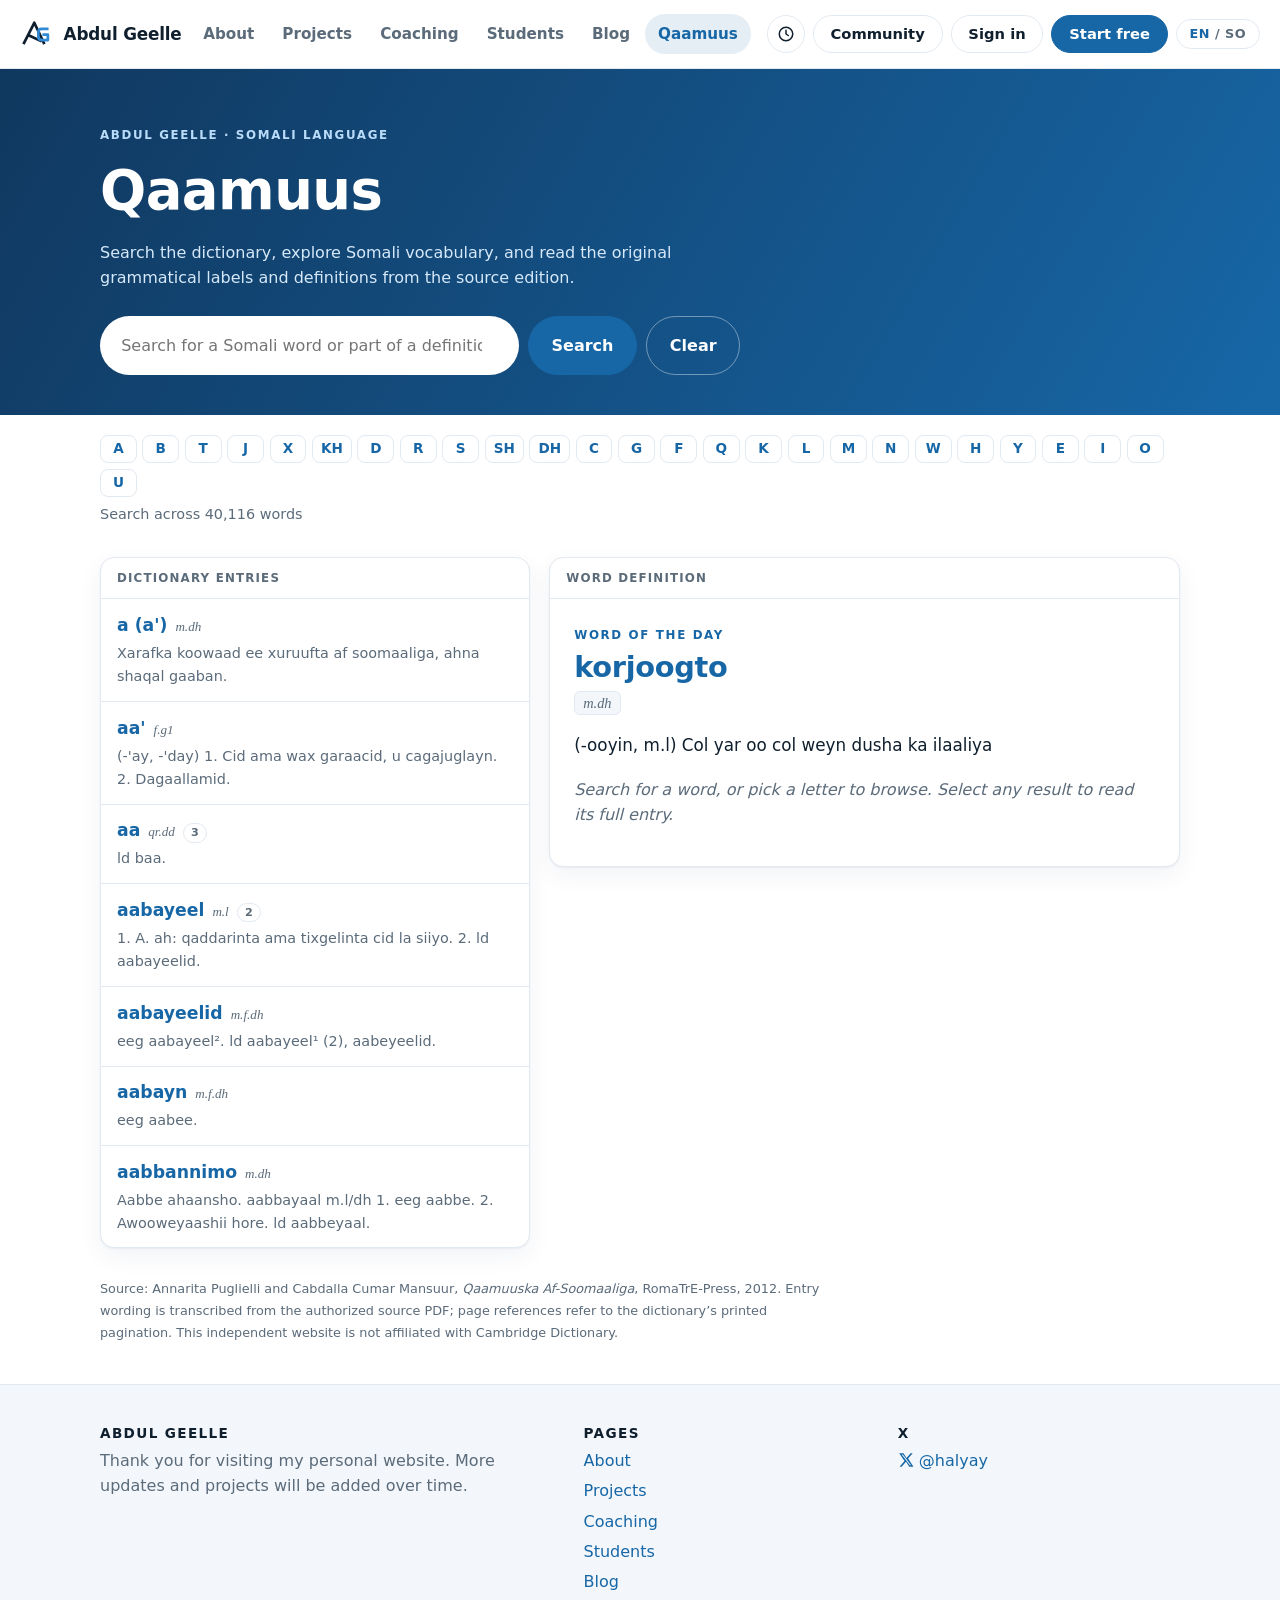
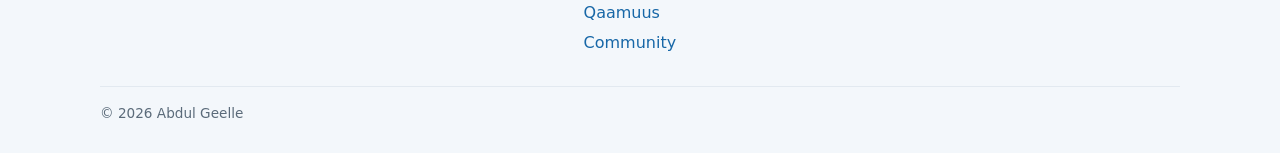
<file: qaamuus.html>
<!DOCTYPE html>
<html lang="en">
<head>
<meta charset="utf-8">
<meta name="viewport" content="width=device-width, initial-scale=1">
<title>Qaamuus | Somali Dictionary | Abdul Geelle</title>
<meta name="ag-title-en" content="Qaamuus | Somali Dictionary | Abdul Geelle">
<meta name="ag-title-so" content="Qaamuus | Qaamuuska Af-Soomaaliga | Abdul Geelle">
<meta name="description" content="Search Qaamuuska Af-Soomaaliga online. Browse Somali words, grammatical labels and definitions A to Y.">
<meta name="theme-color" content="#1767a7">
<meta property="og:title" content="Qaamuus | Somali Dictionary | Abdul Geelle">
<meta property="og:description" content="Search Qaamuuska Af-Soomaaliga online. Browse Somali words, grammatical labels and definitions A to Y.">
<meta property="og:type" content="website">
<link rel="icon" type="image/svg+xml" href="images/favicon.svg">
<link rel="stylesheet" href="assets/css/site.css">
</head>
<body>
<header class="site-header">
<div class="wrap bar">
<a class="brand" href="index.html" aria-label="Abdul Geelle"><svg class="mark" viewBox="0 0 100 100" aria-hidden="true"><path d="M12 76 L42 17 L70 76 M24 53 L60 70" fill="none" stroke="currentColor" stroke-width="8" stroke-linecap="square" stroke-linejoin="round"/><path d="M80 35 H63 Q54 35 54 45 V58 Q54 68 65 68 H82 V52 H70" fill="none" stroke="#3289d4" stroke-width="8" stroke-linecap="square" stroke-linejoin="round"/></svg><span>Abdul Geelle</span></a>
<button class="menu-btn" type="button" aria-expanded="false" aria-controls="site-nav" aria-label="Menu" data-so-label="Menu"><svg width="20" height="20" viewBox="0 0 24 24" fill="none" stroke="currentColor" stroke-width="2" stroke-linecap="round" aria-hidden="true"><path d="M4 7h16M4 12h16M4 17h16"/></svg></button>
<div class="nav-panel" id="site-nav">
<nav class="tabs" aria-label="Main" data-so-label="Muuqaalka ugu weyn"><a href="about.html" data-so="Ku saabsan">About</a><a href="projects.html" data-so="Mashaariic">Projects</a><a href="coaching.html" data-so="Tababar">Coaching</a><a href="students.html" data-so="Arday">Students</a><a href="blog.html" data-so="Qoraallo">Blog</a><a href="qaamuus.html" aria-current="page" data-so="Qaamuus">Qaamuus</a></nav>
<div class="actions">
<button class="icon-btn" type="button" aria-label="Recent" data-so-label="Dhawaan" title="Soon"><svg width="18" height="18" viewBox="0 0 24 24" fill="none" stroke="currentColor" stroke-width="2" stroke-linecap="round" stroke-linejoin="round" aria-hidden="true"><circle cx="12" cy="12" r="9"/><path d="M12 7v5l3 2"/></svg></button>
<a class="btn ghost" href="community.html" data-so="Bulshada">Community</a>
<a class="btn ghost" id="nav-signin" href="login.html" data-so="Gal">Sign in</a>
<a class="btn primary" id="nav-start" href="login.html?mode=signup" data-so="Bilow bilaash">Start free</a>
<button class="lang-toggle" type="button" aria-label="Switch website language" data-so-label="Bedel luqadda website-ka"></button>
</div></div></div></header>
<main>
<section class="q-hero"><div class="wrap">
<span class="eyebrow" data-so="ABDUL GEELLE · AF-SOOMAALI">Abdul Geelle · Somali language</span>
<h1>Qaamuus</h1>
<p class="lead" data-so="Raadi qaamuuska, sahami erayada Af-Soomaaliga, akhri calaamadaha naxwaha iyo qeexitaannada daabacaaddii asalka ahayd.">Search the dictionary, explore Somali vocabulary, and read the original grammatical labels and definitions from the source edition.</p>
<form class="search" id="q-form" role="search">
<input id="q-search" type="search" placeholder="Search for a Somali word or part of a definition…" data-so-ph="Raadi eray Soomaali ah ama qayb ka mid ah qeexitaankiisa…" aria-label="Search the Somali dictionary" data-so-label="Raadi Qaamuuska Af-Soomaaliga" autocomplete="off" autocapitalize="off" spellcheck="false">
<button class="btn primary lg" type="submit" data-so="Raadi">Search</button>
<button class="btn ghost lg" type="button" id="q-clear" data-so="Nadiifi">Clear</button>
</form>
</div></section>
<div class="wrap">
<div class="q-tools">
<div class="alpha" id="q-alpha" role="group" aria-label="Browse the Somali alphabet" data-so-label="Ku daalaco alifbeetada Soomaaliga"></div>
<p class="q-status" id="q-status" role="status" aria-live="polite">Loading the dictionary…</p>
</div>
<div class="q-layout">
<section class="panel" aria-label="Dictionary results" data-so-label="Natiijooyinka qaamuuska">
<div class="panel-head" data-so="Erayada qaamuuska">Dictionary entries</div>
<div class="results" id="q-results"><div class="row" style="cursor:default">Loading entries…</div></div>
</section>
<section class="panel" id="q-entry-panel" aria-label="Selected entry" data-so-label="Eraygii la doortay">
<div class="panel-head" data-so="Qeexitaanka ereyga">Word definition</div>
<div id="q-entry"></div>
</section>
</div>
<p class="foot-note" data-so="Isha: Annarita Puglielli iyo Cabdalla Cumar Mansuur, <em>Qaamuuska Af-Soomaaliga</em>, RomaTrE-Press, 2012. Qoraalka erayada waxaa laga qoray PDF-ka asalka ah ee la ogolaaday; tixraacyada boggu waxay raacaan tirinta bogagga daabacan ee qaamuuska. Boggan madaxbannaan kama tirsana Cambridge Dictionary.">Source: Annarita Puglielli and Cabdalla Cumar Mansuur, <em>Qaamuuska Af-Soomaaliga</em>, RomaTrE-Press, 2012. Entry wording is transcribed from the authorized source PDF; page references refer to the dictionary’s printed pagination. This independent website is not affiliated with Cambridge Dictionary.</p>
<noscript><p class="foot-note">JavaScript is required to search this online dictionary.</p></noscript>
</div>
</main>
<footer class="site-footer"><div class="wrap">
<div class="foot">
<section><h3>Abdul Geelle</h3><p data-so="Waad ku mahadsan tahay booqashada boggayga. Cusboonaysiin iyo mashaariic cusub ayaa iman doona.">Thank you for visiting my personal website. More updates and projects will be added over time.</p></section>
<section><h3 data-so="Boggag">Pages</h3><ul><li><a href="about.html" data-so="Ku saabsan">About</a></li><li><a href="projects.html" data-so="Mashaariic">Projects</a></li><li><a href="coaching.html" data-so="Tababar">Coaching</a></li><li><a href="students.html" data-so="Arday">Students</a></li><li><a href="blog.html" data-so="Qoraallo">Blog</a></li><li><a href="qaamuus.html" data-so="Qaamuus">Qaamuus</a></li><li><a href="community.html" data-so="Bulshada">Community</a></li></ul></section>
<section><h3>X</h3><ul><li><a href="https://x.com/halyay" target="_blank" rel="noopener noreferrer"><svg width="1em" height="1em" viewBox="0 0 24 24" aria-hidden="true" style="vertical-align:-.125em"><path fill="currentColor" d="M18.9 2H22l-6.8 7.8L23.2 22h-6.3l-4.9-7.4L5.5 22H2.4l7.3-8.4L1.8 2h6.5l4.4 6.9L18.9 2Zm-1.1 18h1.7L7.3 3.9H5.5L17.8 20Z"/></svg> @halyay</a></li></ul></section>
</div>
<div class="copy">&copy; <span id="copyright-year">2026</span> Abdul Geelle</div>
</div></footer>
<script src="assets/js/site.js"></script>
<script src="assets/js/wotd.js"></script>
<script src="assets/js/qaamuus.js"></script>
</body>
</html>
</file>
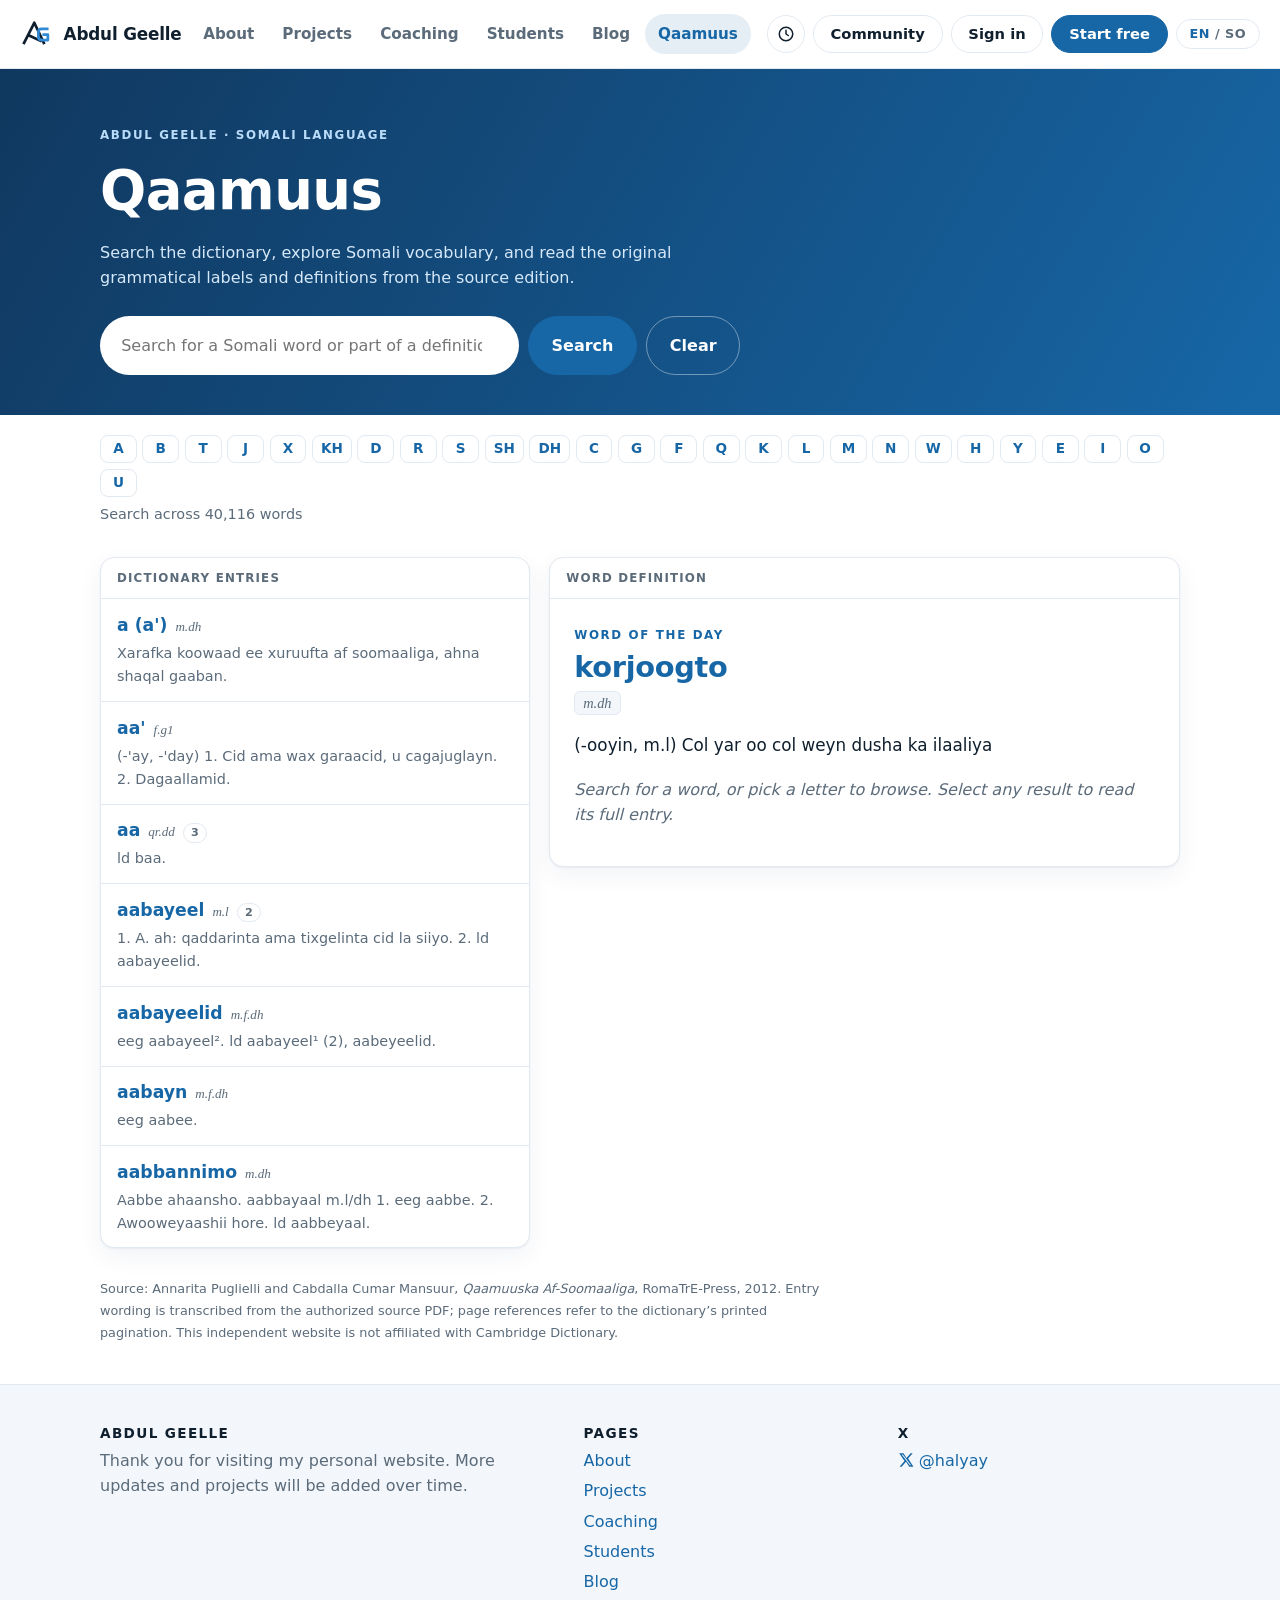
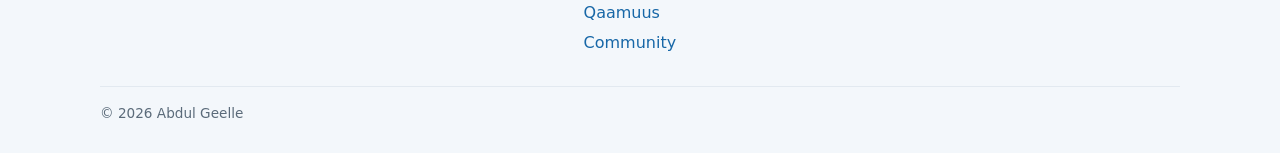
<file: somali.html>
<!DOCTYPE html>
<html lang="en"><head><meta charset="utf-8"><meta name="viewport" content="width=device-width, initial-scale=1">
<meta name="robots" content="noindex"><meta http-equiv="refresh" content="0; url=qaamuus.html">
<link rel="canonical" href="qaamuus.html"><title>Abdul Geelle | Redirecting</title>
<script>location.replace("qaamuus.html"+location.search+(location.hash||""));</script></head>
<body><p>This page moved. <a href="qaamuus.html">Continue</a>.</p></body></html>
</file>
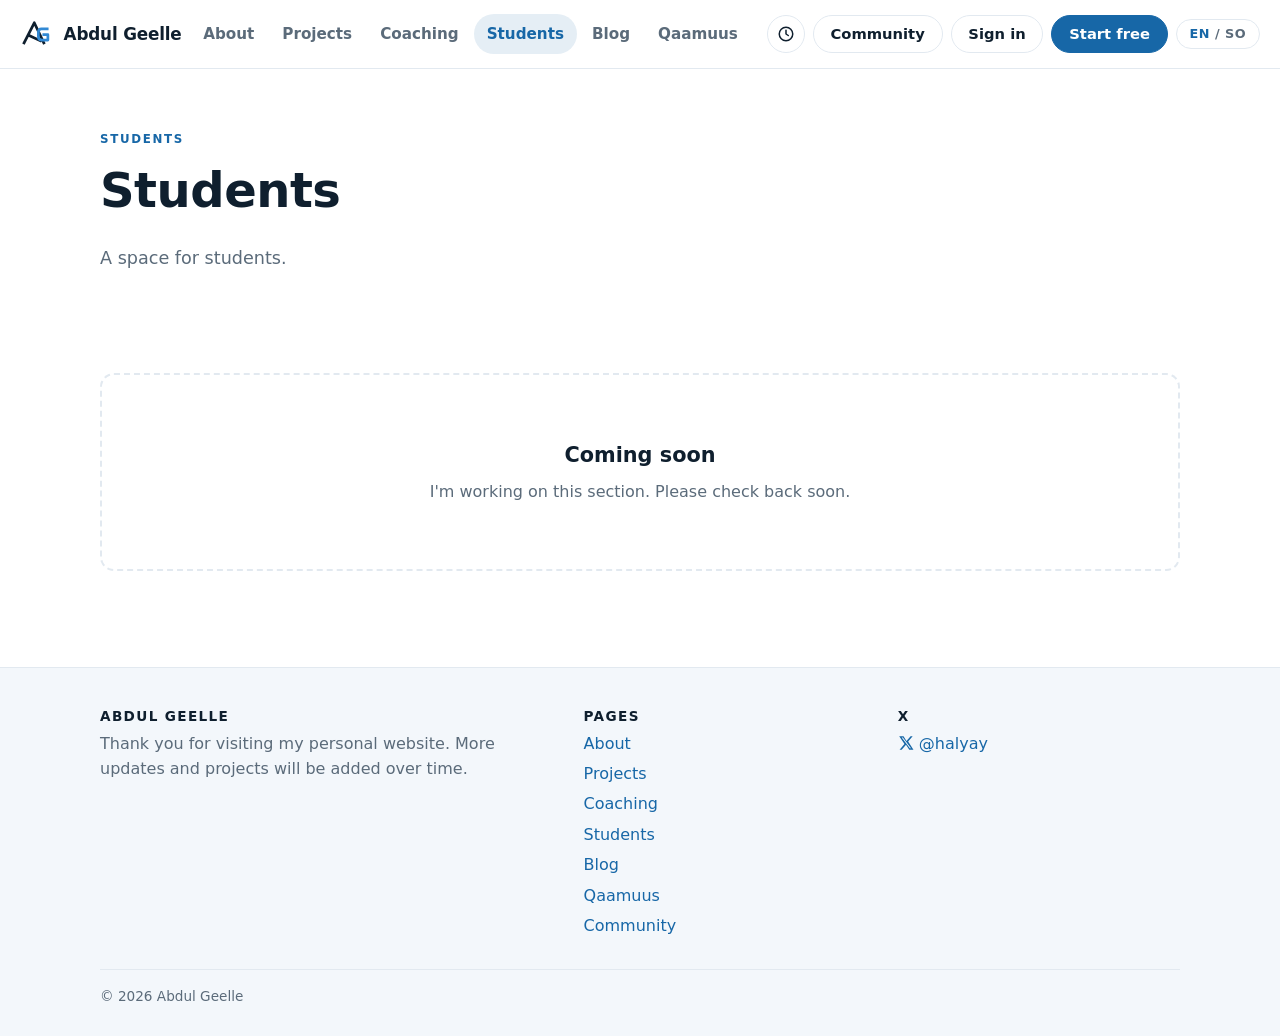
<file: students.html>
<!DOCTYPE html>
<html lang="en">
<head>
<meta charset="utf-8">
<meta name="viewport" content="width=device-width, initial-scale=1">
<title>Students | Abdul Geelle</title>
<meta name="ag-title-en" content="Students | Abdul Geelle">
<meta name="ag-title-so" content="Arday | Abdul Geelle">
<meta name="description" content="A space for students.">
<meta name="theme-color" content="#1767a7">
<meta property="og:title" content="Students | Abdul Geelle">
<meta property="og:description" content="A space for students.">
<meta property="og:type" content="website">
<link rel="icon" type="image/svg+xml" href="images/favicon.svg">
<link rel="stylesheet" href="assets/css/site.css">
</head>
<body>
<header class="site-header">
<div class="wrap bar">
<a class="brand" href="index.html" aria-label="Abdul Geelle"><svg class="mark" viewBox="0 0 100 100" aria-hidden="true"><path d="M12 76 L42 17 L70 76 M24 53 L60 70" fill="none" stroke="currentColor" stroke-width="8" stroke-linecap="square" stroke-linejoin="round"/><path d="M80 35 H63 Q54 35 54 45 V58 Q54 68 65 68 H82 V52 H70" fill="none" stroke="#3289d4" stroke-width="8" stroke-linecap="square" stroke-linejoin="round"/></svg><span>Abdul Geelle</span></a>
<button class="menu-btn" type="button" aria-expanded="false" aria-controls="site-nav" aria-label="Menu" data-so-label="Menu"><svg width="20" height="20" viewBox="0 0 24 24" fill="none" stroke="currentColor" stroke-width="2" stroke-linecap="round" aria-hidden="true"><path d="M4 7h16M4 12h16M4 17h16"/></svg></button>
<div class="nav-panel" id="site-nav">
<nav class="tabs" aria-label="Main" data-so-label="Muuqaalka ugu weyn"><a href="about.html" data-so="Ku saabsan">About</a><a href="projects.html" data-so="Mashaariic">Projects</a><a href="coaching.html" data-so="Tababar">Coaching</a><a href="students.html" aria-current="page" data-so="Arday">Students</a><a href="blog.html" data-so="Qoraallo">Blog</a><a href="qaamuus.html" data-so="Qaamuus">Qaamuus</a></nav>
<div class="actions">
<button class="icon-btn" type="button" aria-label="Recent" data-so-label="Dhawaan" title="Soon"><svg width="18" height="18" viewBox="0 0 24 24" fill="none" stroke="currentColor" stroke-width="2" stroke-linecap="round" stroke-linejoin="round" aria-hidden="true"><circle cx="12" cy="12" r="9"/><path d="M12 7v5l3 2"/></svg></button>
<a class="btn ghost" href="community.html" data-so="Bulshada">Community</a>
<a class="btn ghost" id="nav-signin" href="login.html" data-so="Gal">Sign in</a>
<a class="btn primary" id="nav-start" href="login.html?mode=signup" data-so="Bilow bilaash">Start free</a>
<button class="lang-toggle" type="button" aria-label="Switch website language" data-so-label="Bedel luqadda website-ka"></button>
</div></div></div></header>
<main>
<section class="page-hero"><div class="wrap">
<span class="eyebrow" data-so="ARDAY">STUDENTS</span>
<h1 data-so="Arday">Students</h1>
<p class="lead" data-so="Goob loogu talagalay ardayda.">A space for students.</p>
</div></section>
<section class="section"><div class="wrap">
<div class="soon"><strong data-so="Dhawaan ayuu imaanayaa">Coming soon</strong>
<span data-so="Qaybtan ayaan ka shaqaynayaa. Fadlan dhawaan dib u soo eeg.">I'm working on this section. Please check back soon.</span></div>
</div></section>
</main>
<footer class="site-footer"><div class="wrap">
<div class="foot">
<section><h3>Abdul Geelle</h3><p data-so="Waad ku mahadsan tahay booqashada boggayga. Cusboonaysiin iyo mashaariic cusub ayaa iman doona.">Thank you for visiting my personal website. More updates and projects will be added over time.</p></section>
<section><h3 data-so="Boggag">Pages</h3><ul><li><a href="about.html" data-so="Ku saabsan">About</a></li><li><a href="projects.html" data-so="Mashaariic">Projects</a></li><li><a href="coaching.html" data-so="Tababar">Coaching</a></li><li><a href="students.html" data-so="Arday">Students</a></li><li><a href="blog.html" data-so="Qoraallo">Blog</a></li><li><a href="qaamuus.html" data-so="Qaamuus">Qaamuus</a></li><li><a href="community.html" data-so="Bulshada">Community</a></li></ul></section>
<section><h3>X</h3><ul><li><a href="https://x.com/halyay" target="_blank" rel="noopener noreferrer"><svg width="1em" height="1em" viewBox="0 0 24 24" aria-hidden="true" style="vertical-align:-.125em"><path fill="currentColor" d="M18.9 2H22l-6.8 7.8L23.2 22h-6.3l-4.9-7.4L5.5 22H2.4l7.3-8.4L1.8 2h6.5l4.4 6.9L18.9 2Zm-1.1 18h1.7L7.3 3.9H5.5L17.8 20Z"/></svg> @halyay</a></li></ul></section>
</div>
<div class="copy">&copy; <span id="copyright-year">2026</span> Abdul Geelle</div>
</div></footer>
<script src="assets/js/site.js"></script>
</body>
</html>
</file>
<file: assets/css/site.css>
/* Abdul Geelle — site design. Plain CSS, no build step. */
:root{
  --brand:#1767a7; --brand-2:#3289d4; --brand-dark:#10385f;
  --ink:#0f1f2e; --muted:#5b6b7a; --bg:#ffffff; --soft:#f3f7fb; --card:#ffffff; --line:#e2e9f0;
  --shadow:0 1px 2px rgba(16,56,95,.06),0 8px 24px rgba(16,56,95,.06);
  --radius:14px; --font:system-ui,-apple-system,"Segoe UI",Roboto,"Helvetica Neue",Arial,sans-serif;
}
@media (prefers-color-scheme:dark){
  :root:not([data-theme="light"]){
    --ink:#e8eef4; --muted:#9fb0c0; --bg:#0c1620; --soft:#111f2d; --card:#132333; --line:#223548;
    --brand:#5aa9ea; --brand-2:#7bbcf0; --brand-dark:#0b2a47; --shadow:0 1px 2px rgba(0,0,0,.4),0 8px 24px rgba(0,0,0,.3);
  }
}
*{box-sizing:border-box}
html{scroll-behavior:smooth;-webkit-text-size-adjust:100%}
body{margin:0;background:var(--bg);color:var(--ink);font:16px/1.6 var(--font)}
img,svg{max-width:100%}
a{color:var(--brand);text-decoration:none}
a:hover{text-decoration:underline}
h1,h2,h3{line-height:1.2;margin:0 0 .5em;letter-spacing:-.01em}
p{margin:0 0 1em}
:focus-visible{outline:3px solid var(--brand-2);outline-offset:2px;border-radius:6px}
.wrap{max-width:1120px;margin:0 auto;padding:0 20px}
.sr-only{position:absolute;width:1px;height:1px;overflow:hidden;clip:rect(0 0 0 0);white-space:nowrap}

/* Buttons */
.btn{display:inline-flex;align-items:center;justify-content:center;gap:.4rem;border:1px solid var(--line);background:var(--card);color:var(--ink);
  font:600 .92rem/1 var(--font);padding:.65rem 1.05rem;border-radius:999px;cursor:pointer;text-decoration:none;white-space:nowrap}
.btn:hover{border-color:var(--brand);text-decoration:none}
.btn.primary{background:var(--brand);border-color:var(--brand);color:#fff}
.btn.primary:hover{filter:brightness(1.08)}
.btn.ghost{background:transparent}
.btn.lg{padding:.9rem 1.4rem;font-size:1rem}
.icon-btn{display:inline-grid;place-items:center;width:38px;height:38px;border-radius:50%;border:1px solid var(--line);background:transparent;color:var(--ink);cursor:pointer}
.icon-btn:hover{border-color:var(--brand);color:var(--brand)}

/* Header */
.site-header{position:sticky;top:0;z-index:50;background:color-mix(in srgb,var(--bg) 88%,transparent);backdrop-filter:saturate(1.4) blur(10px);border-bottom:1px solid var(--line)}
.bar{display:flex;align-items:center;gap:1rem;min-height:68px}
.brand{display:inline-flex;align-items:center;gap:.6rem;color:var(--ink);font-weight:800;font-size:1.05rem;letter-spacing:-.01em}
.brand:hover{text-decoration:none}
.brand{white-space:nowrap}
.brand .mark{width:34px;height:34px;flex:none;color:var(--ink)}
.nav-panel{display:flex;flex:1;align-items:center;justify-content:space-between;gap:1rem}
.tabs{display:flex;gap:.15rem;margin-left:1rem}
.tabs a{color:var(--muted);font-weight:600;font-size:.95rem;padding:.5rem .8rem;border-radius:999px}
.tabs a:hover{color:var(--ink);background:var(--soft);text-decoration:none}
.tabs a[aria-current="page"]{color:var(--brand);background:color-mix(in srgb,var(--brand) 11%,transparent)}
.actions{display:flex;align-items:center;gap:.5rem}
.lang-toggle{white-space:nowrap;border:1px solid var(--line);background:var(--card);color:var(--muted);border-radius:999px;padding:.5rem .8rem;font:700 .8rem/1 var(--font);cursor:pointer;letter-spacing:.04em}
.lang-toggle:hover{border-color:var(--brand)}
.lang-toggle .cur{color:var(--brand)}
.menu-btn{display:none;margin-left:auto;width:42px;height:42px;border-radius:10px;border:1px solid var(--line);background:transparent;color:var(--ink);cursor:pointer}

/* Hero */
.hero{background:radial-gradient(900px 380px at 80% -10%,color-mix(in srgb,var(--brand-2) 22%,transparent),transparent 70%),radial-gradient(700px 320px at 0% 0%,color-mix(in srgb,var(--brand) 12%,transparent),transparent 70%);padding:72px 0 56px;border-bottom:1px solid var(--line)}
.eyebrow{display:inline-block;font:800 .74rem/1.4 var(--font);letter-spacing:.14em;text-transform:uppercase;color:var(--brand);margin-bottom:.9rem}
.hero h1{font-size:clamp(2.2rem,5.4vw,3.8rem);font-weight:800;max-width:14ch;margin-bottom:.35em}
.hero .lead{font-size:1.15rem;color:var(--muted);max-width:60ch}
.search{display:flex;gap:.6rem;max-width:640px;margin:1.6rem 0 1rem}
.search input{flex:1;min-width:0;border:2px solid var(--line);background:var(--card);color:var(--ink);border-radius:999px;padding:.9rem 1.2rem;font:inherit;font-size:1rem}
.search input:focus{outline:none;border-color:var(--brand);box-shadow:0 0 0 4px color-mix(in srgb,var(--brand) 18%,transparent)}
.chips{display:flex;flex-wrap:wrap;gap:.5rem}
.chip{border:1px solid var(--line);background:var(--card);color:var(--ink);border-radius:999px;padding:.45rem .9rem;font:600 .88rem/1.2 var(--font);cursor:pointer;text-decoration:none}
.chip:hover{border-color:var(--brand);text-decoration:none}
.chip.on{background:var(--brand);border-color:var(--brand);color:#fff}

/* Sections & cards */
.section{padding:56px 0}
.section.soft{background:var(--soft);border-block:1px solid var(--line)}
.section-head{margin-bottom:1.6rem}
.section-head h2{font-size:clamp(1.6rem,3vw,2.1rem)}
.section-head p{color:var(--muted);max-width:62ch}
.grid{display:grid;gap:1.1rem;grid-template-columns:repeat(auto-fill,minmax(290px,1fr))}
.card{background:var(--card);border:1px solid var(--line);border-radius:var(--radius);padding:1.3rem;box-shadow:var(--shadow)}
.post .cat{display:inline-block;font:800 .7rem/1 var(--font);letter-spacing:.1em;text-transform:uppercase;color:var(--brand);background:color-mix(in srgb,var(--brand) 11%,transparent);padding:.35rem .6rem;border-radius:999px;margin-bottom:.8rem}
.post h3{font-size:1.2rem}
.post time{display:block;color:var(--muted);font-size:.85rem;margin-bottom:.7rem}
.post p{margin:0;color:var(--ink)}
.empty{color:var(--muted);font-style:italic}
.page-hero{padding:56px 0 28px}
.page-hero h1{font-size:clamp(2rem,4.4vw,3rem);font-weight:800}
.page-hero .lead{color:var(--muted);font-size:1.1rem;max-width:62ch}
.prose{max-width:68ch;font-size:1.06rem}
.soon{text-align:center;padding:64px 20px;border:2px dashed var(--line);border-radius:var(--radius);color:var(--muted)}
.soon strong{display:block;color:var(--ink);font-size:1.3rem;margin-bottom:.4rem}
.actions-row{display:flex;flex-wrap:wrap;gap:.6rem;margin-top:1rem}
.filters{display:flex;flex-wrap:wrap;gap:.5rem;margin-bottom:.8rem}
.filter-desc{color:var(--muted);min-height:1.6em;margin-bottom:1.4rem}

/* Footer */
.site-footer{margin-top:40px;border-top:1px solid var(--line);background:var(--soft);padding:40px 0 28px;color:var(--muted)}
.foot{display:grid;grid-template-columns:1.6fr 1fr 1fr;gap:2rem}
.site-footer h3{font-size:.85rem;letter-spacing:.1em;text-transform:uppercase;color:var(--ink)}
.site-footer ul{list-style:none;margin:0;padding:0}
.site-footer li{margin:.3rem 0}
.copy{margin-top:1.6rem;padding-top:1rem;border-top:1px solid var(--line);font-size:.85rem}

/* Qaamuus (dictionary) */
.q-hero{background:linear-gradient(120deg,var(--brand-dark),#1767a7);color:#fff;padding:52px 0 40px}
.q-hero .eyebrow{color:#b9dcfa}
.q-hero h1{color:#fff;font-size:clamp(2.2rem,5vw,3.4rem);font-weight:800;margin-bottom:.3em}
.q-hero .lead{color:#d6e9fa;max-width:62ch}
.q-hero .search{margin-bottom:0}
.q-hero .search input{border-color:transparent}
.q-hero .btn.ghost{color:#fff;border-color:rgba(255,255,255,.4)}
.q-tools{padding:20px 0 6px}
.q-status{color:var(--muted);font-size:.9rem;min-height:1.4em;margin:.4rem 0 .8rem}
.alpha{display:flex;flex-wrap:wrap;gap:.35rem}
.alpha button{min-width:2.3rem;border:1px solid var(--line);background:var(--card);color:var(--brand);border-radius:8px;padding:.4rem .5rem;font:700 .85rem/1 var(--font);cursor:pointer}
.alpha button:hover,.alpha button.on{background:var(--brand);border-color:var(--brand);color:#fff}
.q-layout{display:grid;grid-template-columns:minmax(300px,430px) 1fr;gap:1.2rem;align-items:start;padding:12px 0 8px}
.panel{background:var(--card);border:1px solid var(--line);border-radius:var(--radius);overflow:hidden;box-shadow:var(--shadow)}
.panel-head{padding:.8rem 1rem;border-bottom:1px solid var(--line);font:800 .74rem/1.2 var(--font);letter-spacing:.1em;text-transform:uppercase;color:var(--muted)}
.results{max-height:72vh;overflow:auto}
.row{display:block;width:100%;text-align:left;border:0;border-bottom:1px solid var(--line);background:transparent;color:var(--ink);padding:.8rem 1rem;cursor:pointer;font:inherit}
.row:hover,.row:focus-visible,.row.on{background:var(--soft);outline:none}
.row .w{font-weight:800;font-size:1.08rem;color:var(--brand)}
.row .g{margin-left:.5rem;color:var(--muted);font:italic .82rem Georgia,serif}
.row .n{margin-left:.5rem;font:700 .7rem/1 var(--font);color:var(--muted);border:1px solid var(--line);border-radius:999px;padding:.15rem .45rem}
.row .d{display:-webkit-box;-webkit-line-clamp:2;-webkit-box-orient:vertical;overflow:hidden;color:var(--muted);font-size:.9rem;margin-top:.15rem}
.more{display:block;margin:.9rem auto;}
.entry{padding:1.4rem 1.5rem}
.entry h2{font-size:clamp(1.8rem,4vw,2.5rem);color:var(--brand);overflow-wrap:anywhere;margin-bottom:.6rem}
.sense{padding:1rem 0;border-top:1px solid var(--line)}
.sense:first-of-type{border-top:0;padding-top:.2rem}
.sense .meta{display:flex;align-items:center;flex-wrap:wrap;gap:.5rem;margin-bottom:.45rem}
.hom{display:inline-grid;place-items:center;width:1.5rem;height:1.5rem;border-radius:50%;background:var(--brand);color:#fff;font:800 .78rem/1 var(--font)}
.gram{background:var(--soft);border:1px solid var(--line);color:var(--muted);border-radius:6px;padding:.15rem .5rem;font:italic .9rem Georgia,serif}
.pg{margin-left:auto;color:var(--muted);font-size:.8rem}
.def{font-size:1.05rem;line-height:1.85;margin:0;overflow-wrap:anywhere;white-space:pre-wrap}
.def a{font-weight:700;border-bottom:1px dotted var(--brand)}
.def a:hover{text-decoration:none;background:color-mix(in srgb,var(--brand) 12%,transparent)}
.entry-src{margin-top:1rem;padding-top:.8rem;border-top:1px solid var(--line);color:var(--muted);font-size:.8rem}
.wotd{padding:1.4rem 1.5rem}
.wotd .eyebrow{margin-bottom:.4rem}
.wotd h3{font-size:1.8rem;margin-bottom:.3rem}
.wotd h3 button{all:unset;cursor:pointer;color:var(--brand)}
.wotd h3 button:hover{text-decoration:underline}
.foot-note{color:var(--muted);font-size:.8rem;line-height:1.7;margin:1.4rem 0 0;max-width:90ch}

@media (max-width:1140px){
  .menu-btn{display:inline-grid;place-items:center}
  .bar{flex-wrap:wrap}
  .nav-panel{display:none;flex-basis:100%;flex-direction:column;align-items:stretch;padding:.4rem 0 1rem}
  .site-header.open .nav-panel{display:flex}
  .tabs{flex-direction:column;margin:0}
  .tabs a{padding:.7rem .8rem}
  .actions{flex-wrap:wrap}
}
@media (max-width:900px){
  .q-layout{grid-template-columns:1fr}
  .results{max-height:420px}
  .foot{grid-template-columns:1fr}
  .hero{padding:48px 0 40px}
}
@media (max-width:520px){.search{flex-direction:column}.search .btn{width:100%}}
@media print{.site-header,.site-footer,.q-tools{display:none}}
.site-header .wrap{max-width:1280px}

/* Forms, auth, community, word of the day */
.field{margin-bottom:1rem}
.field label{display:block;font-weight:700;font-size:.9rem;margin-bottom:.35rem}
.field input,.field textarea,.field select{width:100%;border:2px solid var(--line);background:var(--card);color:var(--ink);border-radius:12px;padding:.75rem .9rem;font:inherit}
.field input:focus,.field textarea:focus,.field select:focus{outline:none;border-color:var(--brand);box-shadow:0 0 0 4px color-mix(in srgb,var(--brand) 18%,transparent)}
.field textarea{min-height:120px;resize:vertical}
.field .hint{color:var(--muted);font-size:.82rem;margin-top:.3rem}
.seg{display:flex;gap:.4rem;margin-bottom:1.2rem}
.seg button{flex:1}
.seg button.on{background:var(--brand);border-color:var(--brand);color:#fff}
.msg{min-height:1.4em;margin:.8rem 0 0;font-size:.93rem}
.msg.err{color:#c0392b}
.msg.ok{color:#1e8449}
.link-btn{all:unset;cursor:pointer;color:var(--brand);font-weight:700;font-size:.88rem}
.link-btn:hover{text-decoration:underline}
.muted{color:var(--muted);font-size:.88rem}
.auth-grid{display:grid;grid-template-columns:minmax(0,1fr) minmax(0,1fr);gap:2rem;align-items:start}
.auth-card{max-width:480px}
.notice{border:1px solid var(--line);border-left:4px solid var(--brand);background:var(--soft);border-radius:10px;padding:1rem 1.2rem}
.notice h3{font-size:1.05rem;margin-bottom:.4rem}
.notice code{background:var(--card);border:1px solid var(--line);border-radius:6px;padding:.1rem .35rem;font-size:.88em}
.wotd-card .wotd-word{font-size:clamp(1.8rem,4vw,2.4rem);color:var(--brand);margin:.2rem 0 .4rem}
.wotd-card .def{margin:.7rem 0 0}
.composer{margin-bottom:1.4rem}
.composer .row-end{display:flex;justify-content:space-between;align-items:center;gap:1rem}
.feed{display:grid;gap:1rem}
.cpost header{display:flex;justify-content:space-between;gap:1rem;align-items:baseline;margin-bottom:.4rem}
.cpost time{color:var(--muted);font-size:.82rem}
.cpost p{margin:0;overflow-wrap:anywhere}
.cpost footer{margin-top:.7rem;min-height:1.2em}
.who-bar{display:flex;justify-content:space-between;align-items:center;gap:1rem;flex-wrap:wrap;margin-bottom:1rem}
pre.snippet{background:var(--soft);border:1px solid var(--line);border-radius:12px;padding:1rem;overflow:auto;font-size:.88rem;white-space:pre-wrap}
[hidden]{display:none!important}
@media (max-width:900px){.auth-grid{grid-template-columns:1fr}}
</file>
